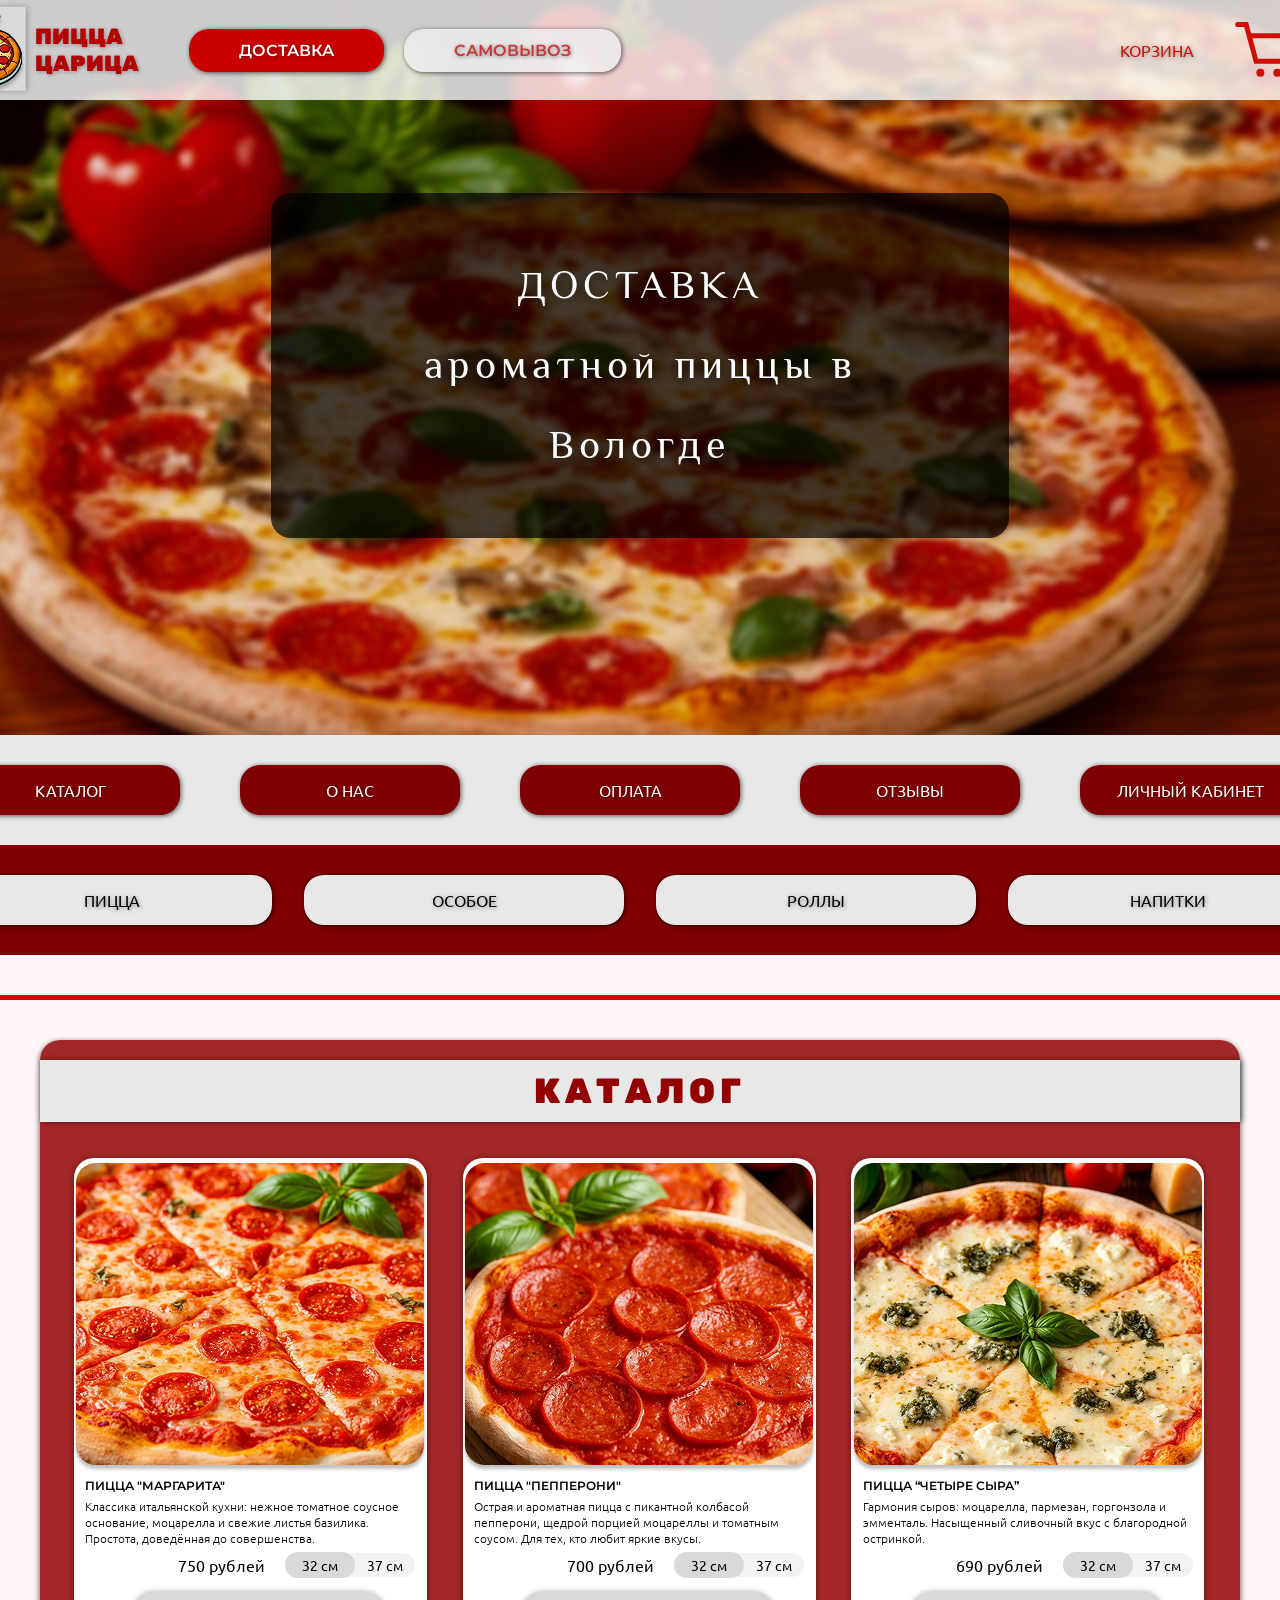
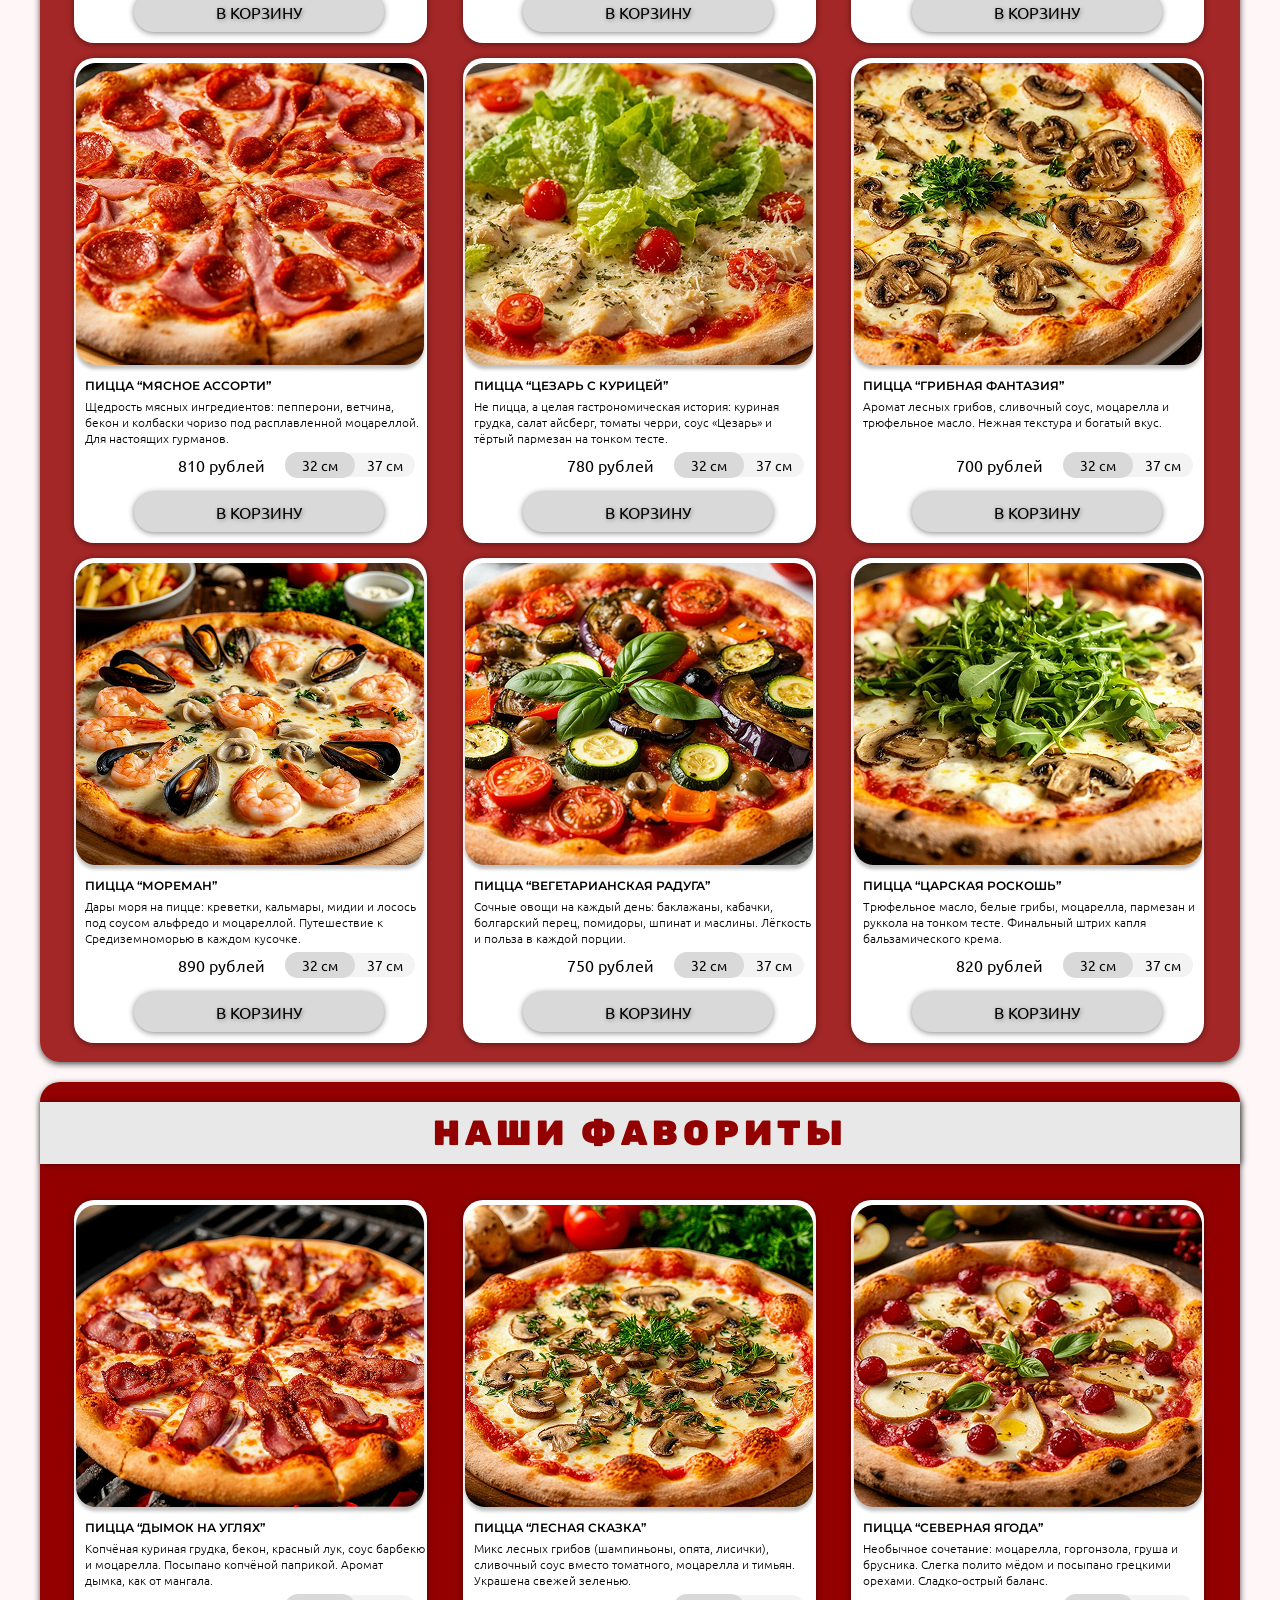
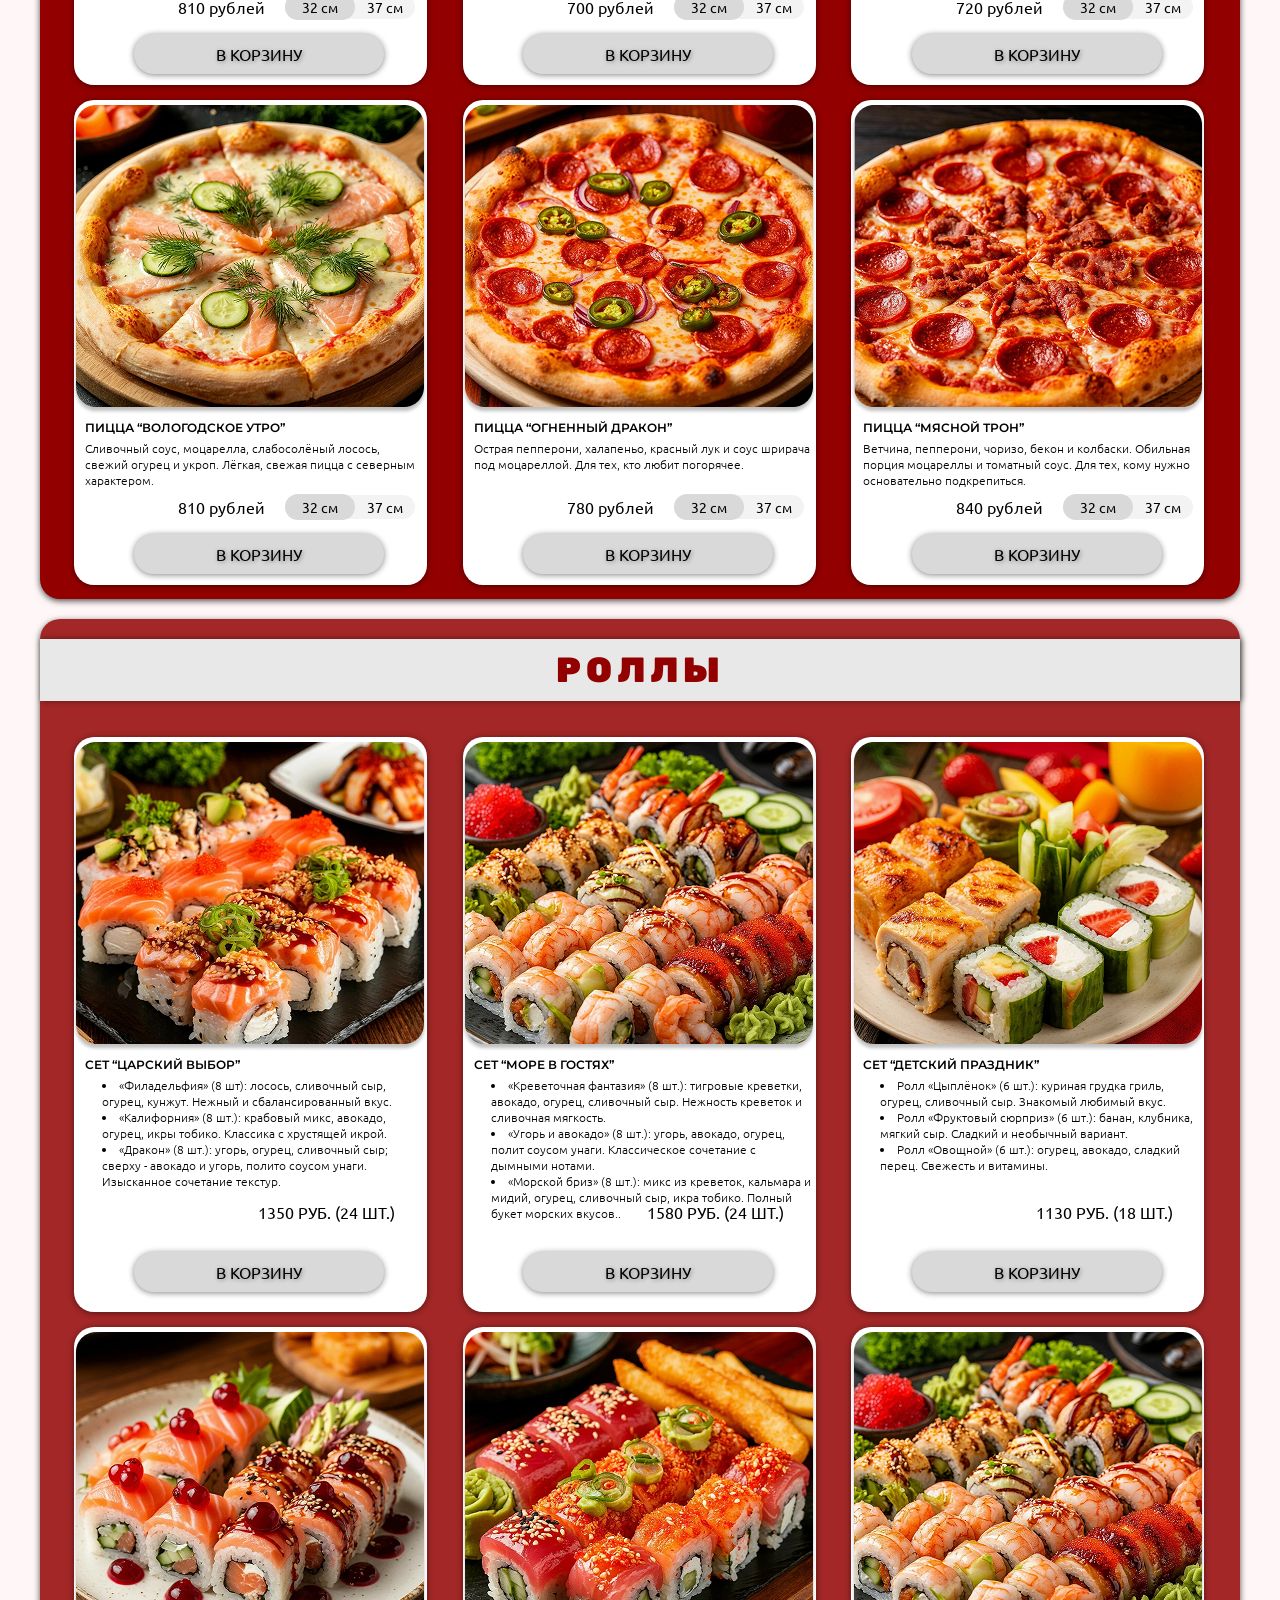
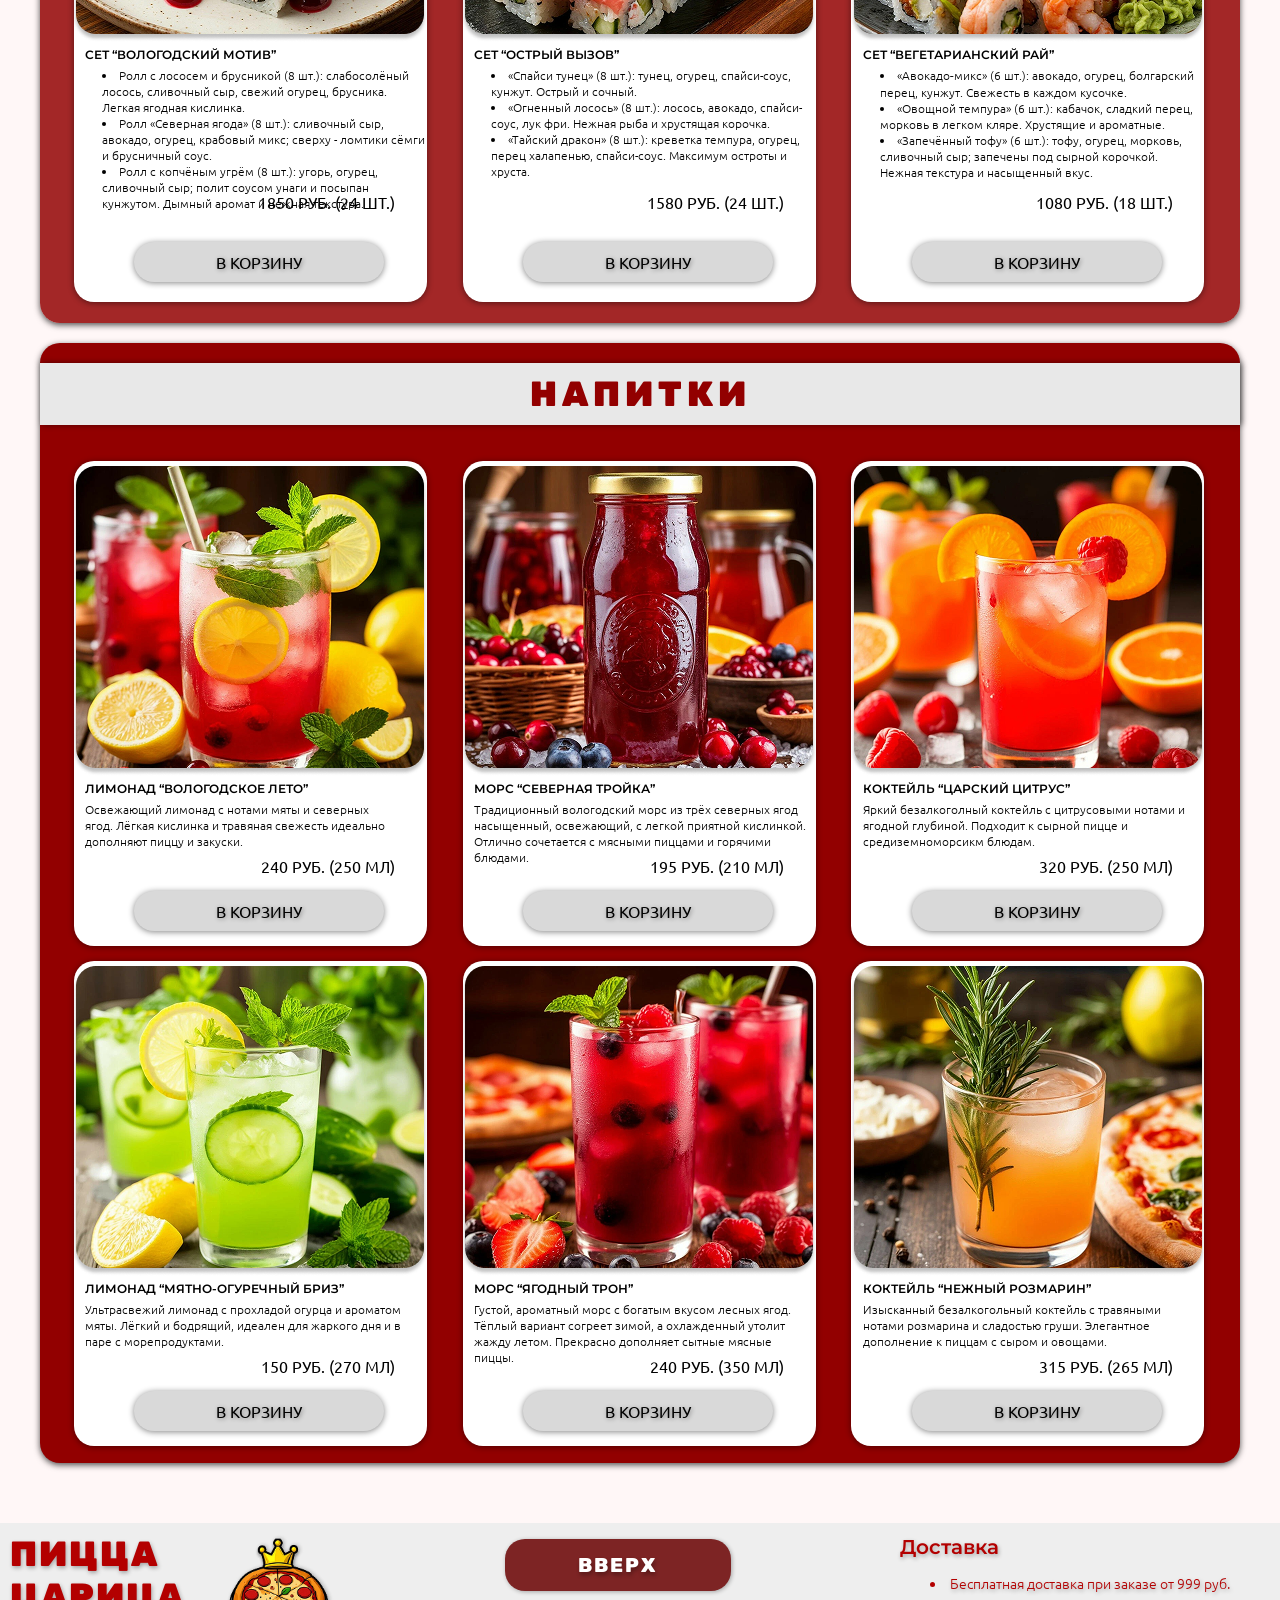
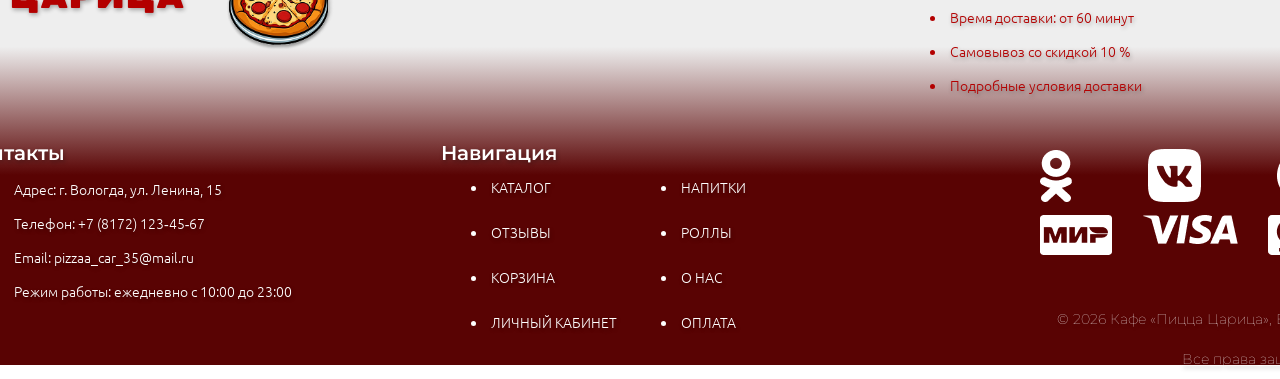
<file: index.html>
<!--Мухина Алина, исп-323-р-->
<!DOCTYPE html>
<html lang="ru">
<head>
    <meta charset="UTF-8">
    <meta name="viewport" content="width=device-width, initial-scale=1.0">
    <title>Пицца Царица</title>
    <link rel="stylesheet" href="./style.css">
    <link rel="icon" type="image/png" href="./images/logo.png">
</head>
<body>

    <button class="scroll-top-btn" id="scrollTopBtn" aria-label="Вверх">↑</button>

    <header>
        <div id="header_top">
            <div class="header_left">
                <a href="#" class="logo"><img src="./images/logo.png" alt="logo"></a>
                <div class="header_name">
                    <span>ПИЦЦА</span>
                    <span>ЦАРИЦА</span>
                </div>
                <div class="payment">
                        <a href="" class="payment_but" id="delivery">ДОСТАВКА</a>
                        <a href="" class="payment_but" id="self">САМОВЫВОЗ</a>
                </div>
            </div>
            <a href="" class="burger">
                <img src="./images/burg.png">
            </a>
            <a href="./third_page/basket.html" class="basket">
                    <span>КОРЗИНА</span>
                    <img src="images/basket_card.svg">
            </a>
        </div>
        <div class="header_down">
            <div class="text_block">
                <span>ДОСТАВКА</span>
                <span>ароматной пиццы в </span>
                <span>Вологде</span>    
            </div>
        </div>
    </header>
    
    <main>
        <div class="nav_header">
            <a href="#catalog_pizza" class="nav_but">КАТАЛОГ</a>
            <a href="./second_page/info.html#about" class="nav_but">О НАС</a>
            <a href="./second_page/info.html#pay" class="nav_but">ОПЛАТА</a>
            <a href="./second_page/info.html#comments" class="nav_but" id="swipe">ОТЗЫВЫ</a>
            <a href="./four_page/cabinet.html" class="nav_but" id="swipe">ЛИЧНЫЙ КАБИНЕТ</a>
        </div>
        <div class="nav_catalog">
            <a href="#catalog_pizza" class="nav_but">ПИЦЦА</a>
            <a href="#favorite_pizza" class="nav_but">ОСОБОЕ</a>
            <a href="#rolls" class="nav_but">РОЛЛЫ</a>
            <a href="#drinks" class="nav_but">НАПИТКИ</a>
        </div>

        <div class="stick"></div>

        <section>

            <div class="block" id="catalog_pizza">
                <div class="block_name">
                    КАТАЛОГ
                </div>
                <div class="cards">
                        <div class="item">
                            <img src="./images/first_block/margo.png" alt="margarita">
                            <div class="item_text">
                                <div class="item_name">ПИЦЦА "МАРГАРИТА"</div>
                                <div class="item_describtion">
                                    Классика итальянской кухни: нежное томатное соусное основание, моцарелла и свежие листья базилика. Простота, доведённая до совершенства.
                                </div>
                                <div class="item_price">
                                    <span class="price">750 рублей</span>
                                    <div class="size">
                                        <div class="size_item" id="size_32">32 см</div>
                                        <div class="size_item" id="size_37">37 см</div>
                                    </div>
                                </div>
                                <a href="" class="in_bask">
                                    В КОРЗИНУ
                                </a>
                            </div>
                        </div>

                        <div class="item">
                            <img src="./images/first_block/pepe.png" alt="peperony">
                            <div class="item_text">
                                <div class="item_name">ПИЦЦА "ПЕППЕРОНИ"</div>
                                <div class="item_describtion">
                                    Острая и ароматная пицца с пикантной колбасой пепперони, щедрой порцией моцареллы и томатным соусом. Для тех, кто любит яркие вкусы.    
                                </div>
                                <div class="item_price">
                                    <span class="price">700 рублей</span>
                                    <div class="size">
                                        <div class="size_item" id="size_32">32 см</div>
                                        <div class="size_item" id="size_37">37 см</div>
                                    </div>
                                </div>
                                <a href="" class="in_bask">
                                    В КОРЗИНУ
                                </a>
                            </div>
                        </div>

                        <div class="item">
                            <img src="./images/first_block/cheese.png" alt="four">
                            <div class="item_text">
                                <div class="item_name">ПИЦЦА  “ЧЕТЫРЕ СЫРА”</div>
                                <div class="item_describtion">
                                    Гармония сыров: моцарелла, пармезан, горгонзола и эмменталь. Насыщенный сливочный вкус с благородной остринкой.
                                </div>
                                <div class="item_price">
                                    <span class="price">690 рублей</span>
                                    <div class="size">
                                        <div class="size_item" id="size_32">32 см</div>
                                        <div class="size_item" id="size_37">37 см</div>
                                    </div>
                                </div>
                                <a href="" class="in_bask">
                                    В КОРЗИНУ
                                </a>
                            </div>
                        </div>


                        <div class="item">
                            <img src="./images/first_block/meat.png" alt="margarita">
                            <div class="item_text">
                                <div class="item_name">ПИЦЦА  “МЯСНОЕ АССОРТИ”</div>
                                <div class="item_describtion">
                                    Щедрость мясных ингредиентов: пепперони, ветчина, бекон и колбаски чоризо под расплавленной моцареллой. Для настоящих гурманов.    
                                </div>
                                <div class="item_price">
                                    <span class="price">810 рублей</span>
                                    <div class="size">
                                        <div class="size_item" id="size_32">32 см</div>
                                        <div class="size_item" id="size_37">37 см</div>
                                    </div>
                                </div>
                                <a href="" class="in_bask">
                                    В КОРЗИНУ
                                </a>
                            </div>
                        </div>

                        <div class="item">
                            <img src="./images/first_block/cesar.png" alt="peperony">
                            <div class="item_text">
                                <div class="item_name">ПИЦЦА  “ЦЕЗАРЬ С КУРИЦЕЙ”</div>
                                <div class="item_describtion">
                                    Не пицца, а целая гастрономическая история: куриная грудка, салат айсберг, томаты черри, соус «Цезарь» и тёртый пармезан на тонком тесте.    
                                </div>
                                <div class="item_price">
                                    <span class="price">780 рублей</span>
                                    <div class="size">
                                        <div class="size_item" id="size_32">32 см</div>
                                        <div class="size_item" id="size_37">37 см</div>
                                    </div>
                                </div>
                                <a href="" class="in_bask">
                                    В КОРЗИНУ
                                </a>
                            </div>
                        </div>

                        <div class="item">
                            <img src="./images/first_block/mushroom.png" alt="mushroom">
                            <div class="item_text">
                                <div class="item_name">ПИЦЦА  “ГРИБНАЯ ФАНТАЗИЯ”</div>
                                <div class="item_describtion">
                                    Аромат лесных грибов, сливочный соус, моцарелла и трюфельное масло. Нежная текстура и богатый вкус.    
                                </div>
                                <div class="item_price">
                                    <span class="price">700 рублей</span>
                                    <div class="size">
                                        <div class="size_item" id="size_32">32 см</div>
                                        <div class="size_item" id="size_37">37 см</div>
                                    </div>
                                </div>
                                <a href="" class="in_bask">
                                    В КОРЗИНУ
                                </a>
                            </div>
                        </div>

                        <div class="item">
                            <img src="./images/first_block/fish.png" alt="margarita">
                            <div class="item_text">
                                <div class="item_name">ПИЦЦА  “МОРЕМАН”</div>
                                <div class="item_describtion">
                                    Дары моря на пицце: креветки, кальмары, мидии и лосось под соусом альфредо и моцареллой. Путешествие к Средиземноморью в каждом кусочке.                                </div>
                                <div class="item_price">
                                    <span class="price">890 рублей</span>
                                    <div class="size">
                                        <div class="size_item" id="size_32">32 см</div>
                                        <div class="size_item" id="size_37">37 см</div>
                                    </div>
                                </div>
                                <a href="" class="in_bask">
                                    В КОРЗИНУ
                                </a>
                            </div>
                        </div>

                        <div class="item">
                            <img src="./images/first_block/vegan.png" alt="peperony">
                            <div class="item_text">
                                <div class="item_name">ПИЦЦА  “ВЕГЕТАРИАНСКАЯ РАДУГА”</div>
                                <div class="item_describtion">
                                    Сочные овощи на каждый день: баклажаны, кабачки, болгарский перец, помидоры, шпинат и маслины. Лёгкость и польза в каждой порции.    
                                </div>
                                <div class="item_price">
                                    <span class="price">750 рублей</span>
                                    <div class="size">
                                        <div class="size_item" id="size_32">32 см</div>
                                        <div class="size_item" id="size_37">37 см</div>
                                    </div>
                                </div>
                                <a href="" class="in_bask">
                                    В КОРЗИНУ
                                </a>
                            </div>
                        </div>

                        <div class="item">
                            <img src="./images/first_block/carr.png" alt="mushroom">
                            <div class="item_text">
                                <div class="item_name">ПИЦЦА  “ЦАРСКАЯ РОСКОШЬ”</div>
                                <div class="item_describtion">
                                    Трюфельное масло, белые грибы, моцарелла, пармезан и руккола на тонком тесте. Финальный штрих капля бальзамического крема. 
                                </div>
                                <div class="item_price">
                                    <span class="price">820 рублей</span>
                                    <div class="size">
                                        <div class="size_item" id="size_32">32 см</div>
                                        <div class="size_item" id="size_37">37 см</div>
                                    </div>
                                </div>
                                <a href="" class="in_bask">
                                    В КОРЗИНУ
                                </a>
                            </div>
                        </div>
                </div>
            </div>


            <div class="block" id="favorite_pizza">
                <div class="block_name">
                    НАШИ ФАВОРИТЫ
                </div>
                <div class="cards">
                        <div class="item">
                            <img src="./images/second_block/smoke.png">
                            <div class="item_text">
                                <div class="item_name">ПИЦЦА  “ДЫМОК НА УГЛЯХ”</div>
                                <div class="item_describtion">
                                    Копчёная куриная грудка, бекон, красный лук, соус барбекю и моцарелла. Посыпано копчёной паприкой. Аромат дымка, как от мангала.
                                </div>
                                <div class="item_price">
                                    <span class="price">810 рублей</span>
                                    <div class="size">
                                        <div class="size_item" id="size_32">32 см</div>
                                        <div class="size_item" id="size_37">37 см</div>
                                    </div>
                                </div>
                                <a href="" class="in_bask">
                                    В КОРЗИНУ
                                </a>
                            </div>
                        </div>

                        <div class="item">
                            <img src="./images/second_block/forest.png" alt="peperony">
                            <div class="item_text">
                                <div class="item_name">ПИЦЦА  “ЛЕСНАЯ СКАЗКА”</div>
                                <div class="item_describtion">
                                    Микс лесных грибов (шампиньоны, опята, лисички), сливочный соус вместо томатного, моцарелла и тимьян. Украшена свежей зеленью.
                                </div>
                                <div class="item_price">
                                    <span class="price">700 рублей</span>
                                    <div class="size">
                                        <div class="size_item" id="size_32">32 см</div>
                                        <div class="size_item" id="size_37">37 см</div>
                                    </div>
                                </div>
                                <a href="" class="in_bask">
                                    В КОРЗИНУ
                                </a>
                            </div>
                        </div>

                        <div class="item">
                            <img src="./images/second_block/berry.png" alt="four">
                            <div class="item_text">
                                <div class="item_name">ПИЦЦА  “СЕВЕРНАЯ ЯГОДА”</div>
                                <div class="item_describtion">
                                    Необычное сочетание: моцарелла, горгонзола, груша и брусника. Слегка полито мёдом и посыпано грецкими орехами. Сладко‑острый баланс.
                                </div>
                                <div class="item_price">
                                    <span class="price">720 рублей</span>
                                    <div class="size">
                                        <div class="size_item" id="size_32">32 см</div>
                                        <div class="size_item" id="size_37">37 см</div>
                                    </div>
                                </div>
                                <a href="" class="in_bask">
                                    В КОРЗИНУ
                                </a>
                            </div>
                        </div>


                        <div class="item">
                            <img src="./images/second_block/vologda.png" alt="margarita">
                            <div class="item_text">
                                <div class="item_name">ПИЦЦА  “ВОЛОГОДСКОЕ УТРО”</div>
                                <div class="item_describtion">
                                    Сливочный соус, моцарелла, слабосолёный лосось, свежий огурец и укроп. Лёгкая, свежая пицца с северным характером.
                                </div>
                                <div class="item_price">
                                    <span class="price">810 рублей</span>
                                    <div class="size">
                                        <div class="size_item" id="size_32">32 см</div>
                                        <div class="size_item" id="size_37">37 см</div>
                                    </div>
                                </div>
                                <a href="" class="in_bask">
                                    В КОРЗИНУ
                                </a>
                            </div>
                        </div>

                        <div class="item">
                            <img src="./images/second_block/dracon.png" alt="peperony">
                            <div class="item_text">
                                <div class="item_name">ПИЦЦА  “ОГНЕННЫЙ ДРАКОН”</div>
                                <div class="item_describtion">
                                    Острая пепперони, халапеньо, красный лук и соус шрирача под моцареллой. Для тех, кто любит погорячее.
                                </div>
                                <div class="item_price">
                                    <span class="price">780 рублей</span>
                                    <div class="size">
                                        <div class="size_item" id="size_32">32 см</div>
                                        <div class="size_item" id="size_37">37 см</div>
                                    </div>
                                </div>
                                <a href="" class="in_bask">
                                    В КОРЗИНУ
                                </a>
                            </div>
                        </div>

                        <div class="item">
                            <img src="./images/second_block/tron.png" alt="mushroom">
                            <div class="item_text">
                                <div class="item_name">ПИЦЦА  “МЯСНОЙ ТРОН”</div>
                                <div class="item_describtion">
                                    Ветчина, пепперони, чоризо, бекон и колбаски. Обильная порция моцареллы и томатный соус. Для тех, кому нужно основательно подкрепиться.
                                </div>
                                <div class="item_price">
                                    <span class="price">840 рублей</span>
                                    <div class="size">
                                        <div class="size_item" id="size_32">32 см</div>
                                        <div class="size_item" id="size_37">37 см</div>
                                    </div>
                                </div>
                                <a href="" class="in_bask">
                                    В КОРЗИНУ
                                </a>
                            </div>
                        </div>
                </div>
            </div>

            <div class="block" id="rolls">
                <div class="block_name">
                    РОЛЛЫ
                </div>
                <div class="cards">
                        <div class="item">
                            <img src="./images/thrid_block/queen.png">
                            <div class="item_text">
                                <div class="item_name">СЕТ “ЦАРСКИЙ ВЫБОР”</div>
                                <div class="item_describtion">
                                    <ul>
                                        <li>«Филадельфия» (8 шт): лосось, сливочный сыр, огурец, кунжут. Нежный и сбалансированный вкус.</li>
                                        <li>«Калифорния» (8 шт.): крабовый микс, авокадо, огурец, икры тобико. Классика с хрустящей икрой.</li>
                                        <li>«Дракон» (8 шт.): угорь, огурец, сливочный сыр; сверху - авокадо и угорь, полито соусом унаги. Изысканное сочетание текстур.</li>
                                    </ul>
                                </div>
                                <div class="item_price">
                                    <span class="price">1350 РУБ. (24 ШТ.)</span>
                                </div>
                                <a href="" class="in_bask">
                                    В КОРЗИНУ
                                </a>
                            </div>
                        </div>

                        <div class="item">
                            <img src="./images/thrid_block/sea_neigh.png" alt="peperony">
                            <div class="item_text">
                                <div class="item_name">СЕТ “МОРЕ В ГОСТЯХ”</div>
                                <div class="item_describtion">
                                    <ul>
                                        <li>«Креветочная фантазия» (8 шт.):  тигровые креветки, авокадо, огурец, сливочный сыр. Нежность креветок и сливочная мягкость.</li>
                                        <li>«Угорь и авокадо» (8 шт.): угорь, авокадо, огурец, полит соусом унаги. Классическое сочетание с дымными нотами.</li>
                                        <li>«Морской бриз» (8 шт.): микс из креветок, кальмара и мидий, огурец, сливочный сыр, икра тобико. Полный букет морских вкусов..</li>
                                    </ul>
                                </div>
                                <div class="item_price">
                                    <span class="price">1580 РУБ. (24 ШТ.)</span>
                                </div>
                                <a href="" class="in_bask">
                                    В КОРЗИНУ
                                </a>
                            </div>
                        </div>

                        <div class="item">
                            <img src="./images/thrid_block/child.png" alt="DETSKY PRAZDNIK">
                            <div class="item_text">
                                <div class="item_name">СЕТ “ДЕТСКИЙ ПРАЗДНИК”</div>
                                <div class="item_describtion">
                                    <ul>
                                        <li>Ролл «Цыплёнок» (6 шт.): куриная грудка гриль, огурец, сливочный сыр. Знакомый  любимый вкус.</li>
                                        <li>Ролл «Фруктовый сюрприз» (6 шт.): банан, клубника, мягкий сыр. Сладкий и необычный вариант.</li>
                                        <li>Ролл «Овощной» (6 шт.): огурец, авокадо, сладкий перец. Свежесть и витамины.</li>
                                    </ul>
                                </div>
                                <div class="item_price">
                                    <span class="price">1130 РУБ. (18 ШТ.)</span>
                                </div>
                                <a href="" class="in_bask">
                                    В КОРЗИНУ
                                </a>
                            </div>
                        </div>

                        <div class="item">
                            <img src="./images/thrid_block/vologda_roll.png" alt="peperony">
                            <div class="item_text">
                                <div class="item_name">СЕТ “ВОЛОГОДСКИЙ МОТИВ”</div>
                                <div class="item_describtion">
                                    <ul>
                                        <li>Ролл с лососем и брусникой (8 шт.): слабосолёный лосось, сливочный сыр, свежий огурец, брусника. Легкая ягодная кислинка.</li>
                                        <li>Ролл «Северная ягода» (8 шт.): сливочный сыр, авокадо, огурец, крабовый микс; сверху - ломтики сёмги и брусничный соус.</li>
                                        <li>Ролл с копчёным угрём (8 шт.): угорь, огурец, сливочный сыр; полит соусом унаги и посыпан кунжутом. Дымный аромат и нежная текстура.</li>
                                    </ul>
                                </div>
                                <div class="item_price">
                                    <span class="price">1850 РУБ. (24 ШТ.)</span>
                                </div>
                                <a href="" class="in_bask">
                                    В КОРЗИНУ
                                </a>
                            </div>
                        </div>

                        <div class="item">
                            <img src="./images/thrid_block/hit.png" alt="hit">
                            <div class="item_text">
                                <div class="item_name">СЕТ “ОСТРЫЙ ВЫЗОВ”</div>
                                <div class="item_describtion">
                                    <ul>
                                        <li>«Спайси тунец» (8 шт.): тунец, огурец, спайси-соус, кунжут. Острый и сочный.</li>
                                        <li>«Огненный лосось» (8 шт.): лосось, авокадо, спайси-соус, лук фри. Нежная рыба и хрустящая корочка.</li>
                                        <li>«Тайский дракон» (8 шт.): креветка темпура, огурец, перец халапенью, спайси-соус. Максимум остроты и хруста.</li>
                                    </ul>
                                </div>
                                <div class="item_price">
                                    <span class="price">1580 РУБ. (24 ШТ.)</span>
                                </div>
                                <a href="" class="in_bask">
                                    В КОРЗИНУ
                                </a>
                            </div>
                        </div>

                        <div class="item">
                            <img src="./images/thrid_block/sea_neigh.png" alt="peperony">
                            <div class="item_text">
                                <div class="item_name">СЕТ “ВЕГЕТАРИАНСКИЙ РАЙ”</div>
                                <div class="item_describtion">
                                    <ul>
                                        <li>«Авокадо‑микс» (6 шт.): авокадо, огурец, болгарский перец, кунжут. Свежесть в каждом кусочке.</li>
                                        <li>«Овощной темпура» (6 шт.): кабачок, сладкий перец, морковь в легком кляре. Хрустящие и ароматные.</li>
                                        <li>«Запечённый тофу» (6 шт.): тофу, огурец, морковь, сливочный сыр; запечены под сырной корочкой. Нежная текстура и насыщенный вкус.</li>
                                    </ul>
                                </div>
                                <div class="item_price">
                                    <span class="price">1080 РУБ. (18 ШТ.)</span>
                                </div>
                                <a href="" class="in_bask">
                                    В КОРЗИНУ
                                </a>
                            </div>
                        </div>
                </div>
            </div>

            <div class="block" id="drinks">
                <div class="block_name">
                   НАПИТКИ
                </div>
                <div class="cards">
                        <div class="item">
                            <img src="./images/fourth_block/summer.png">
                            <div class="item_text">
                                <div class="item_name">ЛИМОНАД “ВОЛОГОДСКОЕ ЛЕТО”</div>
                                <div class="item_describtion">
                                    Освежающий лимонад с нотами мяты и северных ягод. Лёгкая кислинка и травяная свежесть идеально дополняют пиццу и закуски.
                                </div>
                                <div class="item_price">
                                    <span class="price">240 РУБ. (250 МЛ)</span>
                                </div>
                                <a href="" class="in_bask">
                                    В КОРЗИНУ
                                </a>
                            </div>
                        </div>

                        <div class="item">
                            <img src="./images/fourth_block/north.png" alt="peperony">
                            <div class="item_text">
                                <div class="item_name">МОРС “СЕВЕРНАЯ ТРОЙКА”</div>
                                <div class="item_describtion">
                                    Традиционный вологодский морс из трёх северных ягод насыщенный, освежающий, с легкой приятной кислинкой. Отлично сочетается с мясными пиццами и горячими блюдами.
                                </div>
                                <div class="item_price">
                                    <span class="price">195 РУБ. (210 МЛ)</span>
                                </div>
                                <a href="" class="in_bask">
                                    В КОРЗИНУ
                                </a>
                            </div>
                        </div>

                        <div class="item">
                            <img src="./images/fourth_block/citrus.png" alt="DETSKY PRAZDNIK">
                            <div class="item_text">
                                <div class="item_name">КОКТЕЙЛЬ “ЦАРСКИЙ ЦИТРУС”</div>
                                <div class="item_describtion">
                                    Яркий безалкоголный коктейль с цитрусовыми нотами и ягодной глубиной. Подходит к сырной пицце и средиземноморсикм блюдам.
                                </div>
                                <div class="item_price">
                                    <span class="price">320 РУБ. (250 МЛ)</span>
                                </div>
                                <a href="" class="in_bask">
                                    В КОРЗИНУ
                                </a>
                            </div>
                        </div>

                        <div class="item">
                            <img src="./images/fourth_block/cucumber.png" alt="peperony">
                            <div class="item_text">
                                <div class="item_name">ЛИМОНАД “МЯТНО-ОГУРЕЧНЫЙ БРИЗ”</div>
                                <div class="item_describtion">
                                    Ультрасвежий лимонад с прохладой огурца и ароматом мяты. Лёгкий и бодрящий, идеален для жаркого дня и в паре с морепродуктами.
                                </div>
                                <div class="item_price">
                                    <span class="price">150 РУБ. (270 МЛ)</span>
                                </div>
                                <a href="" class="in_bask">
                                    В КОРЗИНУ
                                </a>
                            </div>
                        </div>

                        <div class="item">
                            <img src="./images/fourth_block/tron_ber.png" alt="hit">
                            <div class="item_text">
                                <div class="item_name">МОРС “ЯГОДНЫЙ ТРОН”</div>
                                <div class="item_describtion">
                                    Густой, ароматный морс с богатым вкусом лесных ягод. Тёплый вариант согреет зимой, а охлажденный утолит жажду летом. Прекрасно дополняет сытные мясные пиццы.
                                </div>
                                <div class="item_price">
                                    <span class="price">240 РУБ. (350 МЛ)</span>
                                </div>
                                <a href="" class="in_bask">
                                    В КОРЗИНУ
                                </a>
                            </div>
                        </div>

                        <div class="item">
                            <img src="./images/fourth_block/rozmar.png" alt="peperony">
                            <div class="item_text">
                                <div class="item_name">КОКТЕЙЛЬ “НЕЖНЫЙ РОЗМАРИН”</div>
                                <div class="item_describtion">
                                    Изысканный безалкогольный коктейль с травяными нотами розмарина и сладостью груши. Элегантное дополнение к пиццам с сыром и овощами.
                                </div>
                                <div class="item_price">
                                    <span class="price">315 РУБ. (265 МЛ)</span>
                                </div>
                                <a href="" class="in_bask">
                                    В КОРЗИНУ
                                </a>
                            </div>
                        </div>
                </div>
            </div>
        </section>
    </main>
    <footer>
        <div class="footer_top">
            <div class="footer_logo">
                <div class="footer_name">
                    <span>ПИЦЦА</span> 
                    <span>ЦАРИЦА</span>
                </div>
                <a href="#">
                    <img src="./images/logo_foot.png" alt="glavnaya" class="main_page">
                </a>
            </div>

            <a href="" class="top">
                ВВЕРХ
            </a>

            <div class="list"  id="delivery_list">
                <span class="name_list">Доставка</span>
                <ul>
                    <li>Бесплатная доставка при заказе от 999 руб.</li>
                    <li>Время доставки: от 60 минут</li>
                    <li>Самовывоз со скидкой 10 %</li>
                    <li>Подробные условия доставки</li>
                </ul>
            </div>
        </div>
        <div class="stick"></div>
        <div class="footer_down">
            <div class="list"  id="contacts_list">
                <span class="name_list">Контакты</span>
                <ul>
                    <li>Адрес: г. Вологда, ул. Ленина, 15</li>
                    <li>Телефон: +7 (8172) 123‑45‑67</li>
                    <li>Email: pizzaa_car_35@mail.ru </li>
                    <li>Режим работы: ежедневно с 10:00 до 23:00</li>
                </ul>
            </div>
            <div class="list" id="nav_list">
                <span class="name_list">Навигация</span>
                <ul>
                    <div class="left_list">
                        <li><a href="#catalog_pizza">КАТАЛОГ</a></li>
                        <li><a href="./second_page/info.html#comments">ОТЗЫВЫ</a></li>
                        <li><a href="./third_page/basket.html">КОРЗИНА</a></li>
                        <li><a href="./four_page/cabinet.html">ЛИЧНЫЙ КАБИНЕТ</a></li>
                    </div>
                    <div class="right_list">
                        <li><a href="#drinks">НАПИТКИ</a></li>
                        <li><a href="#rolls">РОЛЛЫ</a></li>
                        <li><a href="./second_page/info.html#about">О НАС</a></li>
                        <li><a href="./second_page/info.html#pay">ОПЛАТА</a></li>
                    </div>
                </ul>
            </div>
        
            <div class="links">
                <div id="links_vk">
                    <div class="images_string" >
                        <a href=""><img src="./images/links/odno.png" alt="" id="squire"></a>
                        <a href=""><img src="./images/links/vk.png" alt="" id="squire"></a>
                        <a href=""><img src="./images/links/tg.png" alt="" id="squire"></a>
                    </div>
                    <div class="images_string" >
                        <a href=""><img src="./images/links/world.png" alt=""></a>
                        <a href=""><img src="./images/links/visa.png" alt=""></a>
                        <a href=""><img src="./images/links/mastercard.png" alt=""></a>
                    </div>
                </div>
                <div class="copy">
                    © 2026 Кафе «Пицца Царица», Вологда. <a href="">Все права защищены.</a>
                </div>
            </div>
        </div>
    </footer>
   <script src="script.js" defer></script>
</body>
</html>
</file>
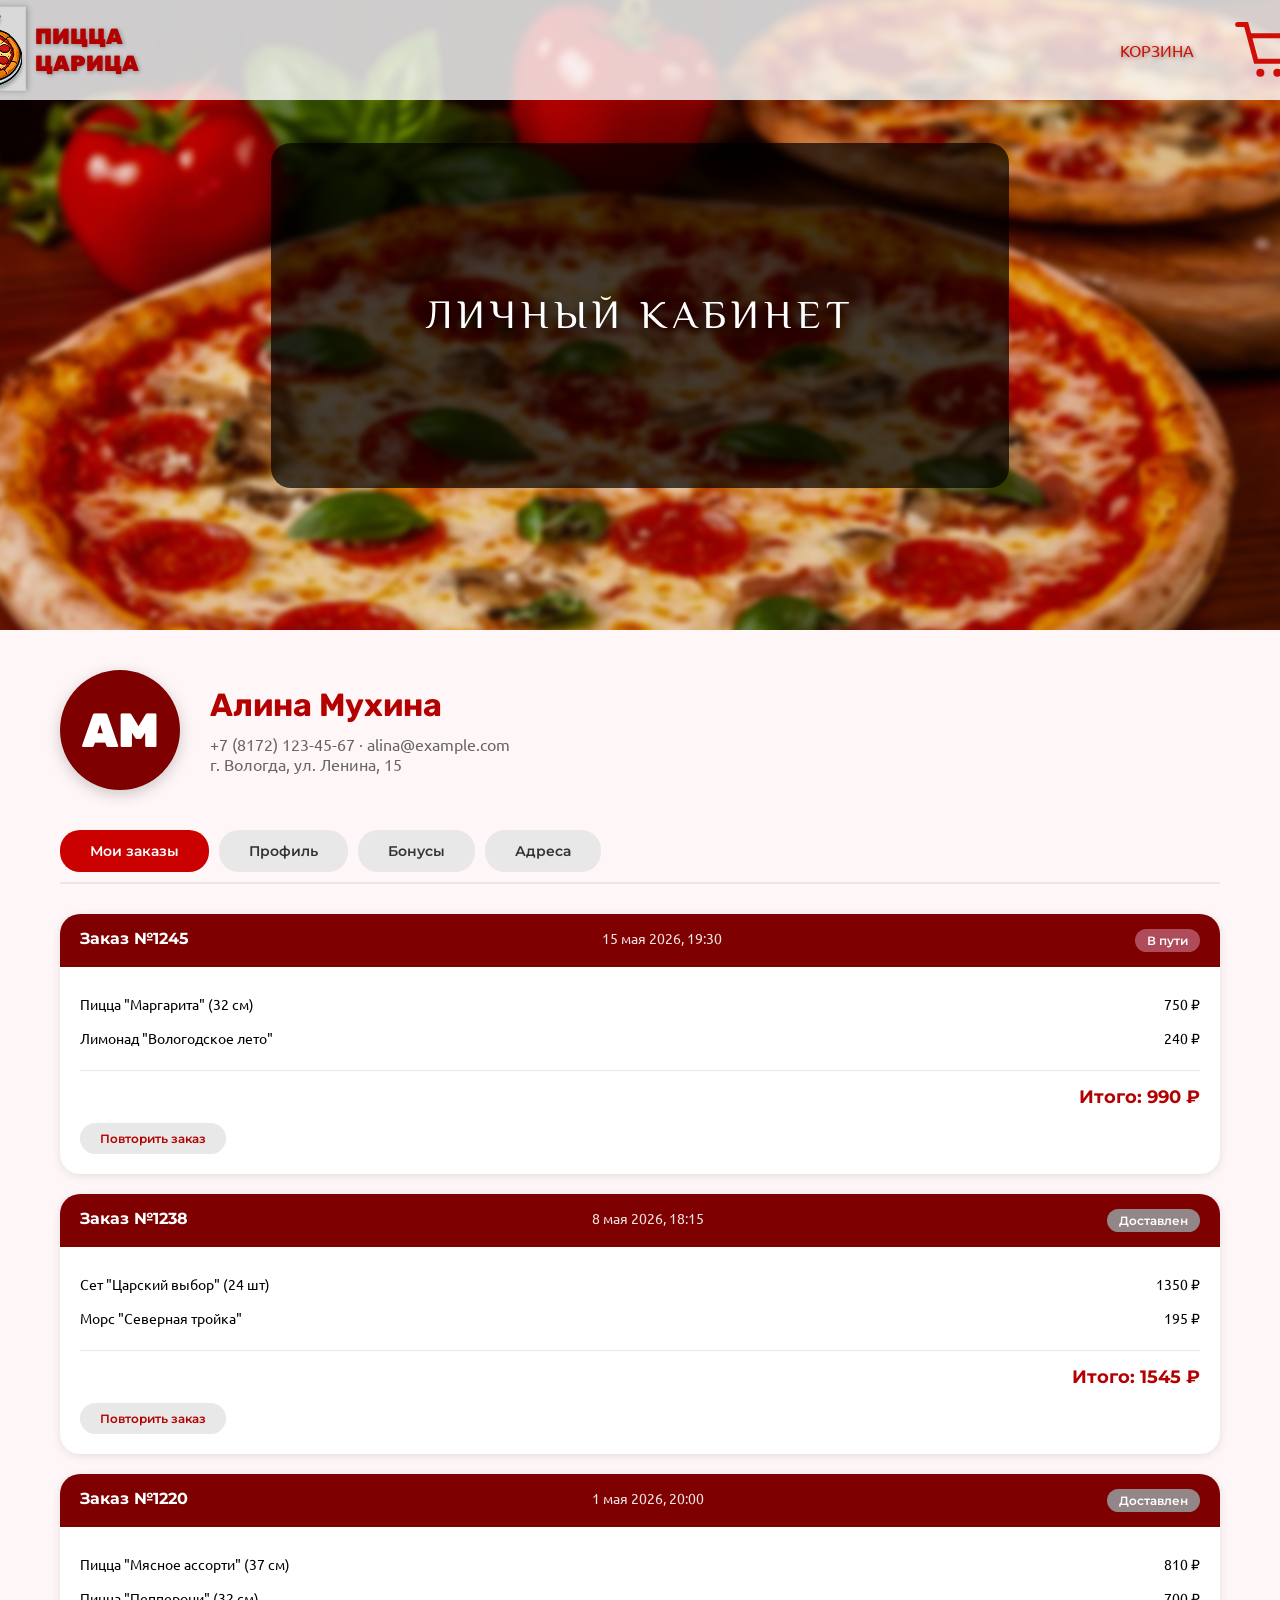
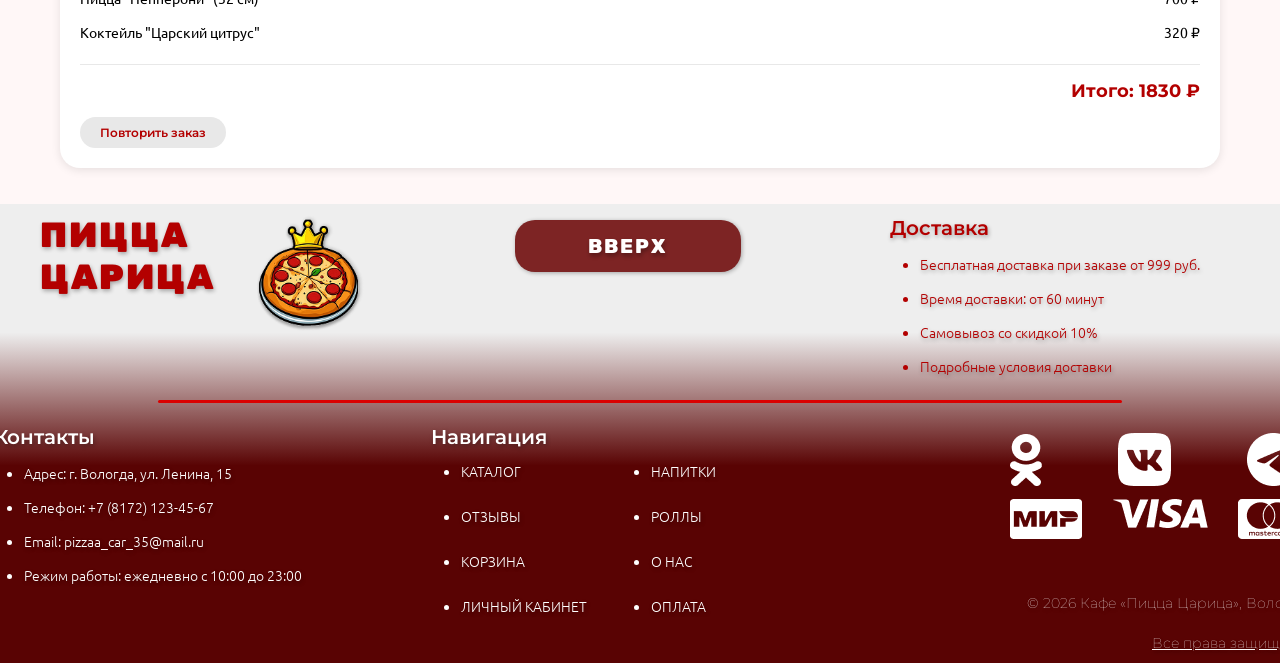
<file: four_page/cabinet.html>
<!--Мухина Алина, исп-323-р-->
<!DOCTYPE html>
<html lang="ru">
<head>
    <meta charset="UTF-8">
    <meta name="viewport" content="width=device-width, initial-scale=1.0">
    <title>Личный кабинет - Пицца Царица</title>
    <link rel="stylesheet" href="./style.css">
    <link rel="icon" type="image/png" href="./images/logo.png">
</head>
<body>

    <button class="scroll-top-btn" id="scrollTopBtn" aria-label="Вверх">↑</button>

    <header>
        <div id="header_top">
            <div class="header_left">
                <a href="../index.html" class="logo"><img src="./images/logo.png" alt="logo"></a>
                <div class="header_name">
                    <span>ПИЦЦА</span>
                    <span>ЦАРИЦА</span>
                </div>
            </div>
            <a href="../third_page/basket.html" class="basket">
                <span>КОРЗИНА</span>
                <img src="images/basket_card.svg" alt="basket">
            </a>
        </div>
        <div class="header_down">
            <div class="text_block">
                <span>ЛИЧНЫЙ КАБИНЕТ</span>   
            </div>
        </div>
    </header>

    <main>
        <div class="cabinet-container">
            <div class="cabinet-header">
                <div class="cabinet-avatar">
                    <span>АМ</span>
                </div>
                <div class="cabinet-title">
                    <h1>Алина Мухина</h1>
                    <p>+7 (8172) 123-45-67 · alina@example.com</p>
                    <p>г. Вологда, ул. Ленина, 15</p>
                </div>
            </div>

            <div class="cabinet-tabs">
                <button class="tab-btn active" data-tab="orders">Мои заказы</button>
                <button class="tab-btn" data-tab="profile">Профиль</button>
                <button class="tab-btn" data-tab="bonus">Бонусы</button>
                <button class="tab-btn" data-tab="addresses">Адреса</button>
            </div>

            <div id="orders" class="tab-content active">
                <div class="orders-list">
                    <div class="order-card">
                        <div class="order-header">
                            <span class="order-number">Заказ №1245</span>
                            <span class="order-date">15 мая 2026, 19:30</span>
                            <span class="order-status delivering">В пути</span>
                        </div>
                        <div class="order-body">
                            <div class="order-items">
                                <div class="order-item">
                                    <span>Пицца "Маргарита" (32 см)</span>
                                    <span>750 ₽</span>
                                </div>
                                <div class="order-item">
                                    <span>Лимонад "Вологодское лето"</span>
                                    <span>240 ₽</span>
                                </div>
                            </div>
                            <div class="order-total">Итого: 990 ₽</div>
                            <a href="#" class="repeat-order">Повторить заказ</a>
                        </div>
                    </div>

                    <div class="order-card">
                        <div class="order-header">
                            <span class="order-number">Заказ №1238</span>
                            <span class="order-date">8 мая 2026, 18:15</span>
                            <span class="order-status delivered">Доставлен</span>
                        </div>
                        <div class="order-body">
                            <div class="order-items">
                                <div class="order-item">
                                    <span>Сет "Царский выбор" (24 шт)</span>
                                    <span>1350 ₽</span>
                                </div>
                                <div class="order-item">
                                    <span>Морс "Северная тройка"</span>
                                    <span>195 ₽</span>
                                </div>
                            </div>
                            <div class="order-total">Итого: 1545 ₽</div>
                            <a href="#" class="repeat-order">Повторить заказ</a>
                        </div>
                    </div>

                    <div class="order-card">
                        <div class="order-header">
                            <span class="order-number">Заказ №1220</span>
                            <span class="order-date">1 мая 2026, 20:00</span>
                            <span class="order-status delivered">Доставлен</span>
                        </div>
                        <div class="order-body">
                            <div class="order-items">
                                <div class="order-item">
                                    <span>Пицца "Мясное ассорти" (37 см)</span>
                                    <span>810 ₽</span>
                                </div>
                                <div class="order-item">
                                    <span>Пицца "Пепперони" (32 см)</span>
                                    <span>700 ₽</span>
                                </div>
                                <div class="order-item">
                                    <span>Коктейль "Царский цитрус"</span>
                                    <span>320 ₽</span>
                                </div>
                            </div>
                            <div class="order-total">Итого: 1830 ₽</div>
                            <a href="#" class="repeat-order">Повторить заказ</a>
                        </div>
                    </div>
                </div>
            </div>

            <div id="profile" class="tab-content">
                <form class="profile-form">
                    <div class="form-row">
                        <div class="form-group">
                            <label>Имя</label>
                            <input type="text" value="Алина" placeholder="Ваше имя">
                        </div>
                        <div class="form-group">
                            <label>Фамилия</label>
                            <input type="text" value="Мухина" placeholder="Ваша фамилия">
                        </div>
                    </div>
                    <div class="form-row">
                        <div class="form-group">
                            <label>Телефон</label>
                            <input type="tel" value="+7 (8172) 123-45-67" placeholder="+7 (___) ___-__-__">
                        </div>
                        <div class="form-group">
                            <label>Email</label>
                            <input type="email" value="alina@example.com" placeholder="example@mail.ru">
                        </div>
                    </div>
                    <div class="form-row">
                        <div class="form-group">
                            <label>Дата рождения</label>
                            <input type="date" value="2000-01-01">
                        </div>
                    </div>
                    <div class="form-row">
                        <div class="form-group">
                            <label>Комментарий к заказу (по умолчанию)</label>
                            <textarea placeholder="Например: домофон 123, этаж 5"></textarea>
                        </div>
                    </div>
                    <button type="submit" class="save-btn">Сохранить изменения</button>
                </form>
            </div>

            <div id="bonus" class="tab-content">
                <div class="bonus-card">
                    <div class="bonus-title">Бонусная карта</div>
                    <div class="bonus-points">1 250 баллов</div>
                    <div class="bonus-text">1 балл = 1 рубль скидки</div>
                    <div class="bonus-text">Накопите 2 000 баллов — получите пиццу в подарок!</div>
                </div>
                <div class="bonus-history">
                    <h3>История начислений</h3>
                    <div class="history-item">
                        <span>Заказ №1245 от 15.05.2026</span>
                        <span class="history-points plus">+99 баллов</span>
                    </div>
                    <div class="history-item">
                        <span>Заказ №1238 от 08.05.2026</span>
                        <span class="history-points plus">+154 балла</span>
                    </div>
                    <div class="history-item">
                        <span>Заказ №1220 от 01.05.2026</span>
                        <span class="history-points plus">+183 балла</span>
                    </div>
                    <div class="history-item">
                        <span>Списание по заказу №1210</span>
                        <span class="history-points minus">-300 баллов</span>
                    </div>
                    <div class="history-item">
                        <span>Регистрация в программе лояльности</span>
                        <span class="history-points plus">+100 баллов</span>
                    </div>
                </div>
            </div>

            <div id="addresses" class="tab-content">
                <div class="addresses-list">
                    <div class="address-card">
                        <div class="address-info">
                            <div class="address-street">г. Вологда, ул. Ленина, 15</div>
                            <div class="address-details">кв. 42, домофон 42, этаж 5</div>
                        </div>
                        <div class="address-actions">
                            <span class="address-default">Основной</span>
                            <a href="#">Редактировать</a>
                            <a href="#">Удалить</a>
                        </div>
                    </div>
                    <div class="address-card">
                        <div class="address-info">
                            <div class="address-street">г. Вологда, ул. Пушкинская, 8</div>
                            <div class="address-details">офис 15, код домофона 123</div>
                        </div>
                        <div class="address-actions">
                            <a href="#">Сделать основным</a>
                            <a href="#">Редактировать</a>
                            <a href="#">Удалить</a>
                        </div>
                    </div>
                </div>
                <div class="add-address">
                    <a href="#" class="add-address-btn">+ Добавить новый адрес</a>
                </div>
            </div>
        </div>
    </main>

    <footer>
        <div class="footer_top">
            <div class="footer_logo">
                <div class="footer_name">
                    <span>ПИЦЦА</span> 
                    <span>ЦАРИЦА</span>
                </div>
                <a href="../index.html">
                    <img src="./images/logo_foot.png" alt="glavnaya" class="main_page">
                </a>
            </div>

            <a href="#" class="top">
                ВВЕРХ
            </a>

            <div class="list" id="delivery_list">
                <span class="name_list">Доставка</span>
                <ul>
                    <li>Бесплатная доставка при заказе от 999 руб.</li>
                    <li>Время доставки: от 60 минут</li>
                    <li>Самовывоз со скидкой 10%</li>
                    <li>Подробные условия доставки</li>
                </ul>
            </div>
        </div>
        <div class="stick"></div>
        <div class="footer_down">
            <div class="list" id="contacts_list">
                <span class="name_list">Контакты</span>
                <ul>
                    <li>Адрес: г. Вологда, ул. Ленина, 15</li>
                    <li>Телефон: +7 (8172) 123-45-67</li>
                    <li>Email: pizzaa_car_35@mail.ru</li>
                    <li>Режим работы: ежедневно с 10:00 до 23:00</li>
                </ul>
            </div>
            <div class="list" id="nav_list">
                <span class="name_list">Навигация</span>
                <ul>
                    <div class="left_list">
                        <li><a href="../index.html#catalog_pizza">КАТАЛОГ</a></li>
                        <li><a href="../second_page/info.html#comments">ОТЗЫВЫ</a></li>
                        <li><a href="../third_page/basket.html">КОРЗИНА</a></li>
                        <li><a href="../four_page/cabinet.html">ЛИЧНЫЙ КАБИНЕТ</a></li>
                    </div>
                    <div class="right_list">
                        <li><a href="../index.html#drinks">НАПИТКИ</a></li>
                        <li><a href="../index.html#rolls">РОЛЛЫ</a></li>
                        <li><a href="../second_page/info.html#about">О НАС</a></li>
                        <li><a href="../second_page/info.html#pay">ОПЛАТА</a></li>
                    </div>
                </ul>
            </div>
        
            <div class="links">
                <div id="links_vk">
                    <div class="images_string" >
                        <a href=""><img src="./images/links/odno.png" alt="" id="squire"></a>
                        <a href=""><img src="./images/links/vk.png" alt="" id="squire"></a>
                        <a href=""><img src="./images/links/tg.png" alt="" id="squire"></a>
                    </div>
                    <div class="images_string" >
                        <a href=""><img src="./images/links/world.png" alt=""></a>
                        <a href=""><img src="./images/links/visa.png" alt=""></a>
                        <a href=""><img src="./images/links/mastercard.png" alt=""></a>
                    </div>
                </div>
                <div class="copy">
                    © 2026 Кафе «Пицца Царица», Вологда. <a href="">Все права защищены.</a>
                </div>
            </div>
        </div>
    </footer>

    <script src="script.js"></script>
</body>
</html>
</file>
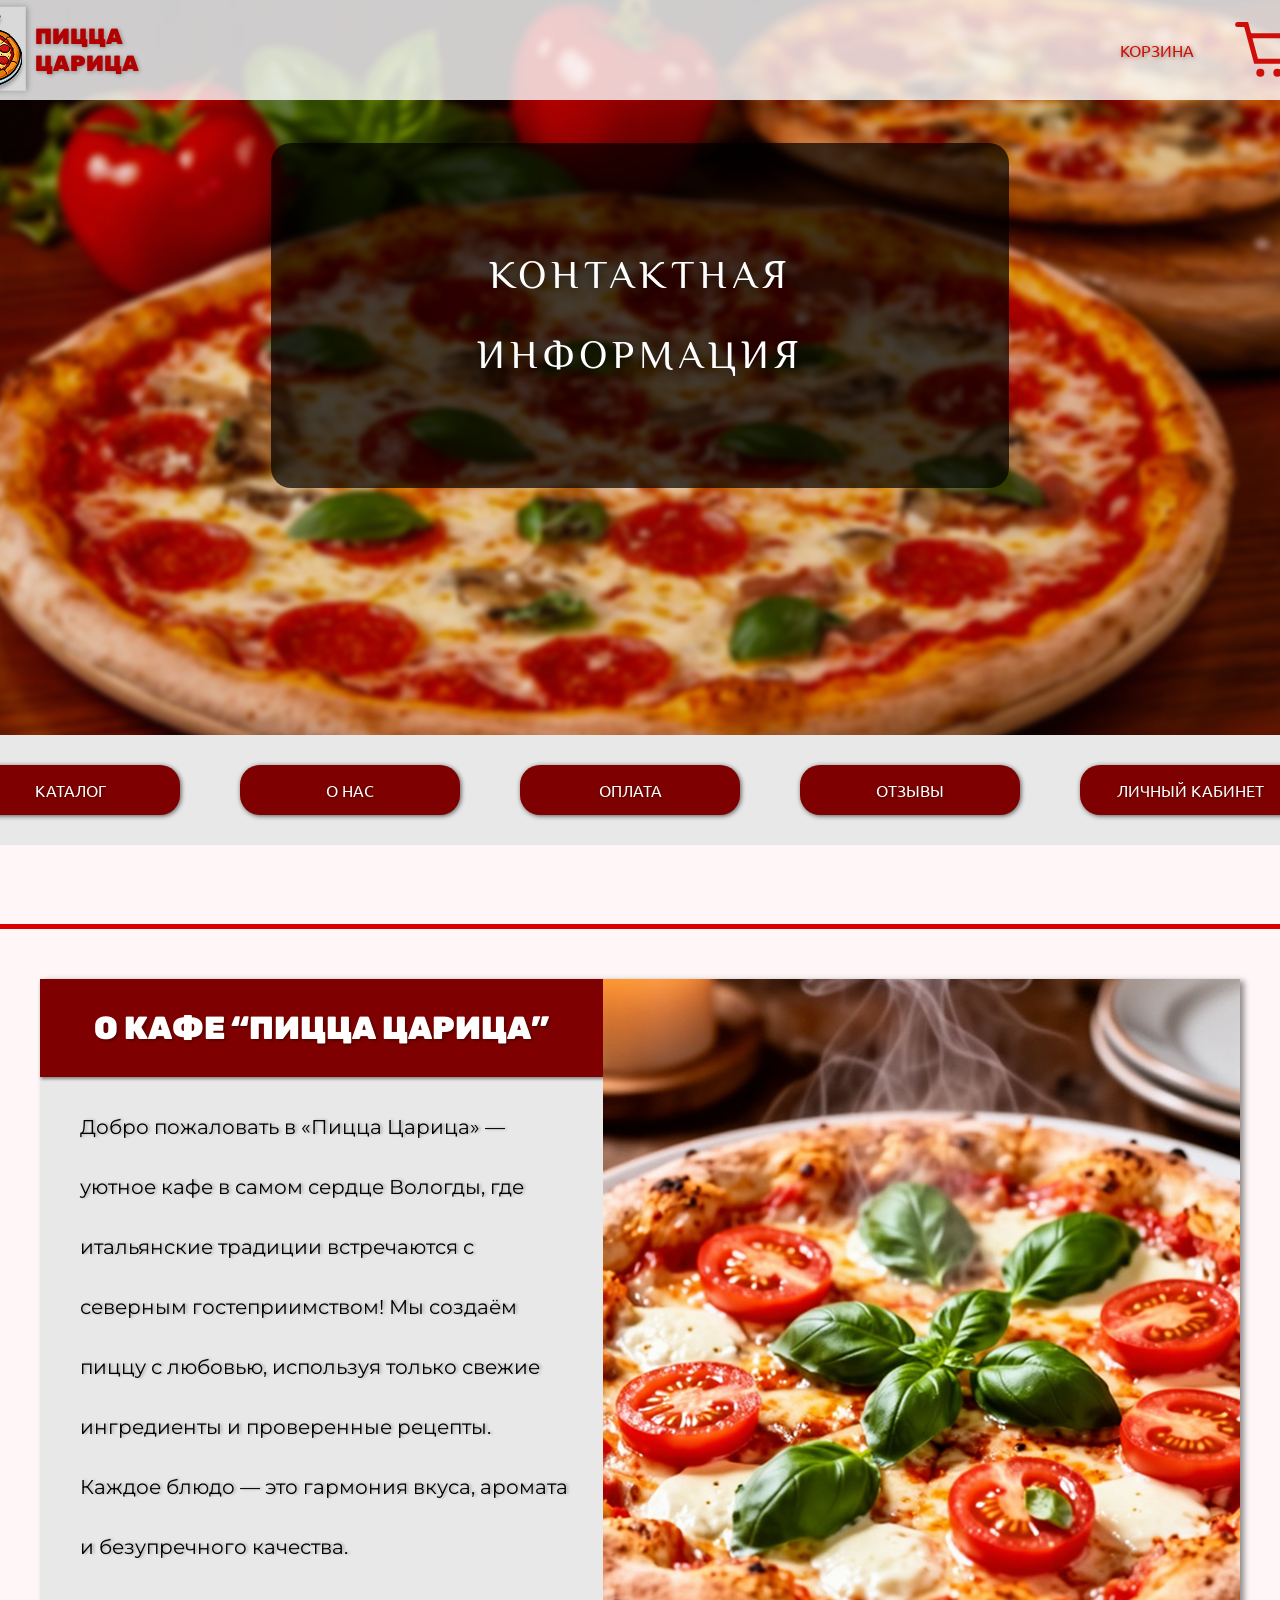
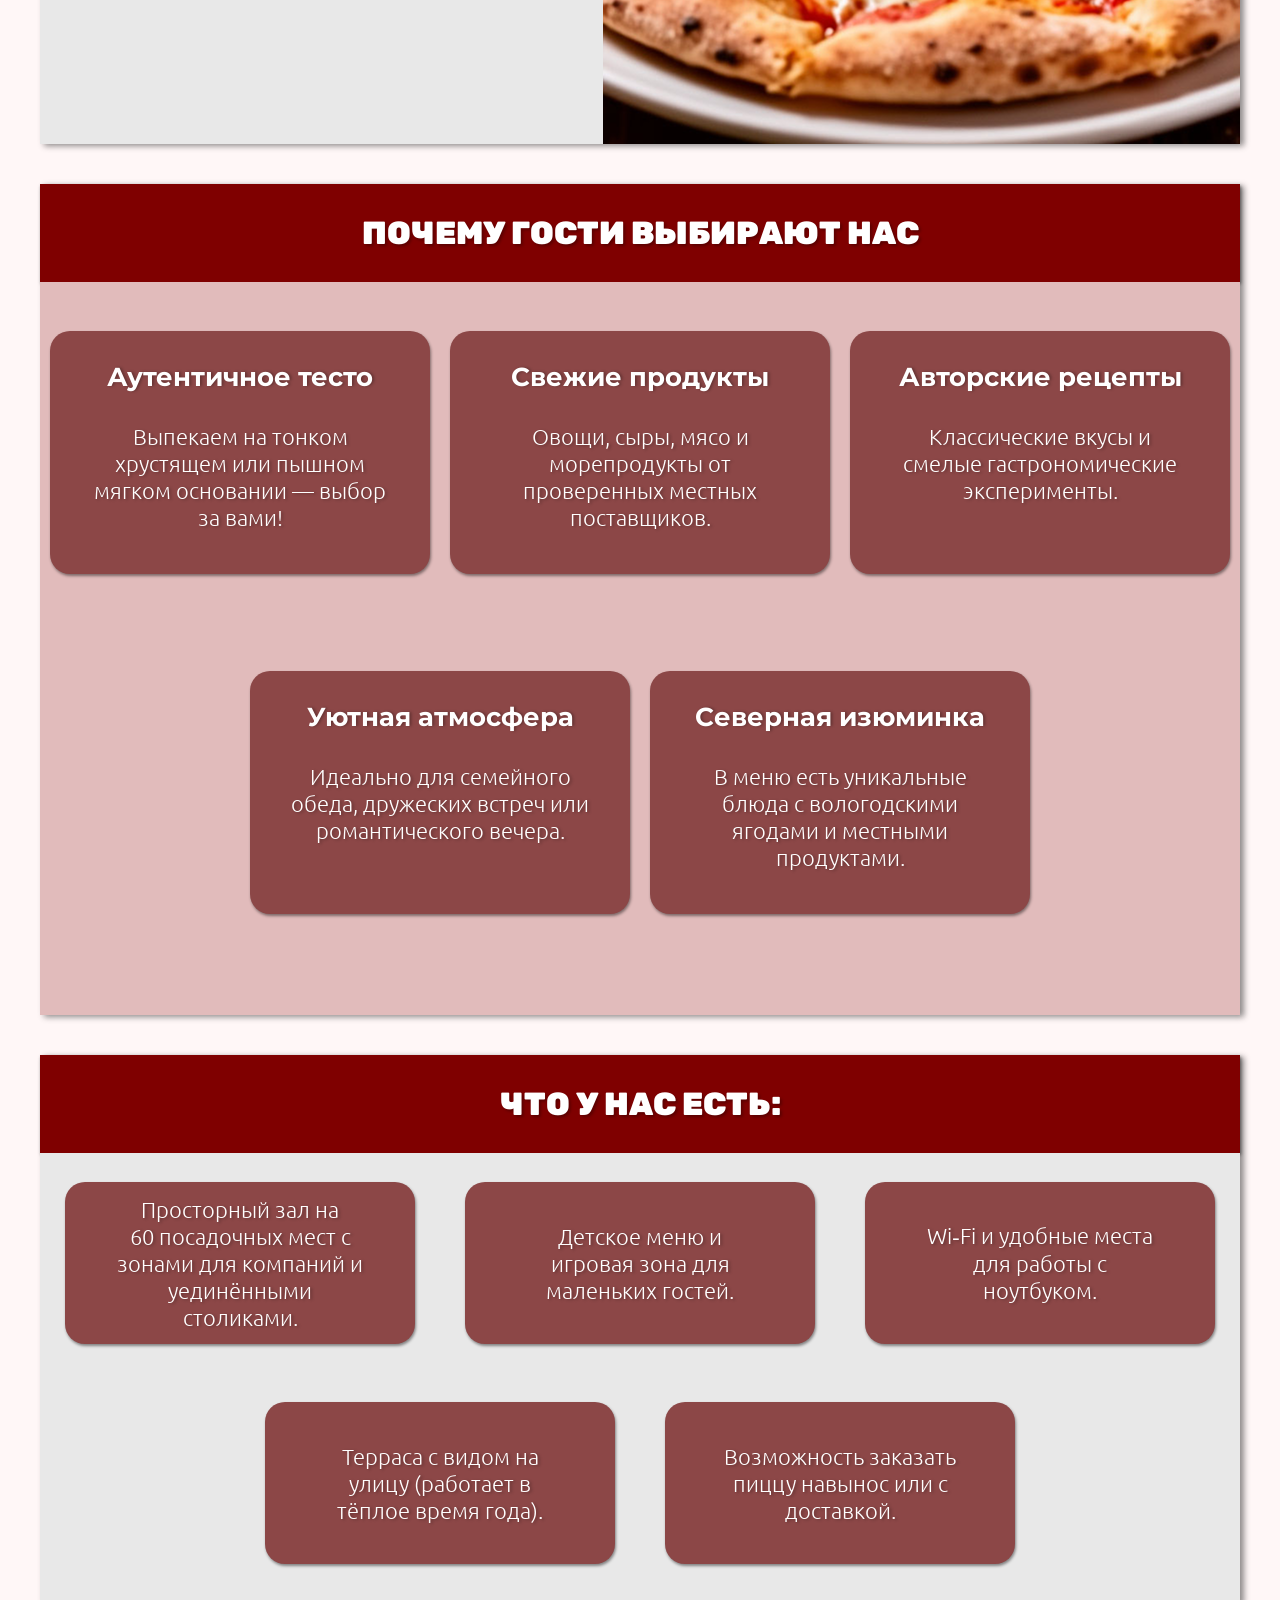
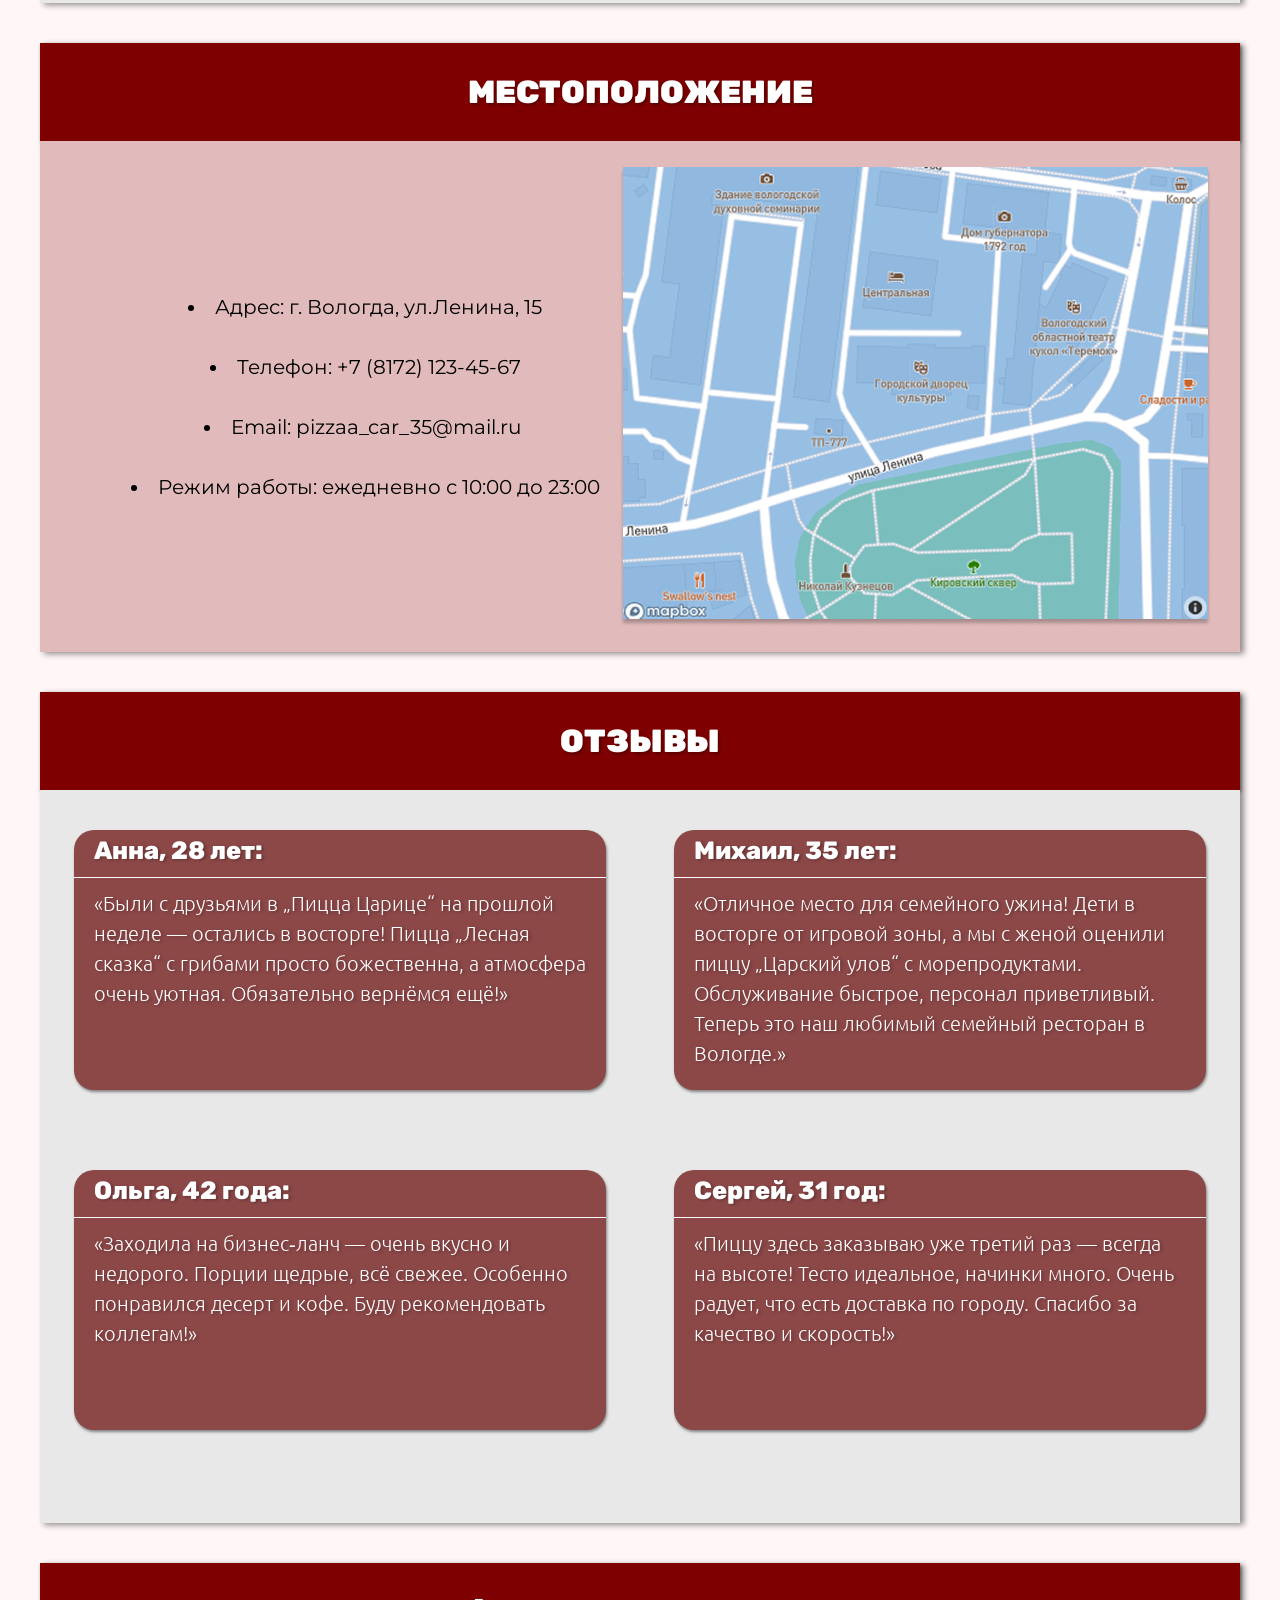
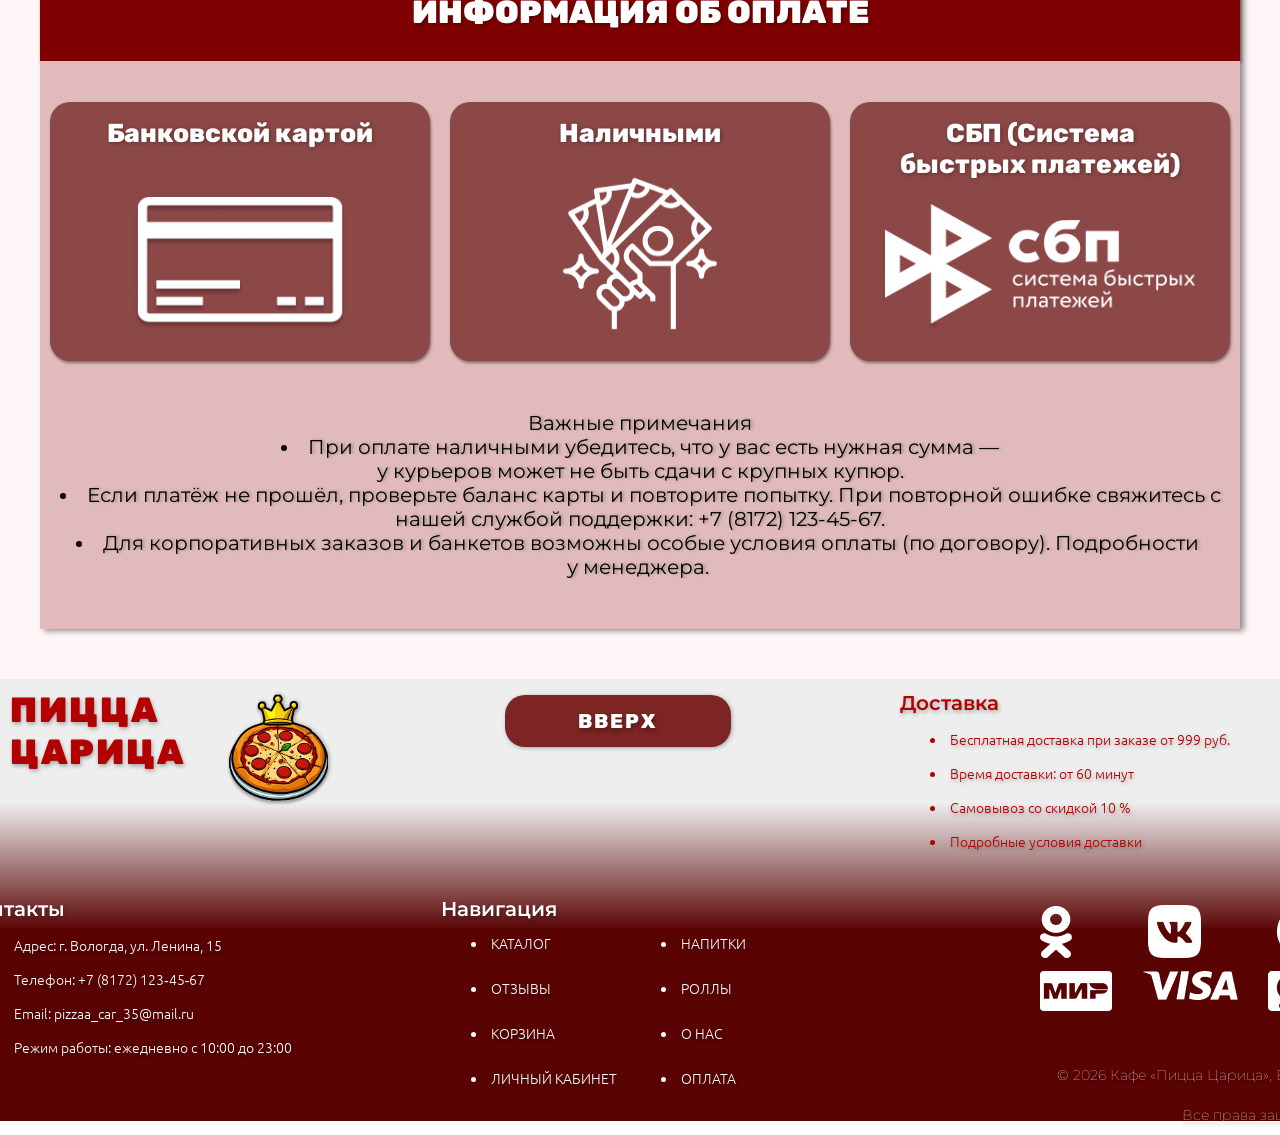
<file: second_page/info.html>
<!DOCTYPE html>
<html lang="ru">
<head>
    <meta charset="UTF-8">
    <meta name="viewport" content="width=device-width, initial-scale=1.0">
    <title>Контактная информация</title>
    <link rel="stylesheet" href="./style.css">
    <link rel="icon" type="image/png" href="./images/logo.png">
</head>
<body>

    
    <button class="scroll-top-btn" id="scrollTopBtn" aria-label="Вверх">↑</button>
    
    <header>
        <div id="header_top">
            <div class="header_left">
                <a href="../index.html" class="logo"><img src="./images/logo.png" alt="logo"></a>
                <div class="header_name">
                    <span>ПИЦЦА</span>
                    <span>ЦАРИЦА</span>
                </div>
            </div>
            <a href="" class="burger">
                <img src="./images/burg.png">
            </a>
            <a href="../third_page/basket.html" class="basket">
                    <span>КОРЗИНА</span>
                    <img src="images/basket_card.svg">
            </a>
        </div>
        <div class="header_down">
            <div class="text_block">
                <span>КОНТАКТНАЯ</span>
                <span>ИНФОРМАЦИЯ</span>
            </div>
        </div>
    </header>
    
    <main>
        <div class="nav_header">
            <a href="../index.html#catalog_pizza" class="nav_but">КАТАЛОГ</a>
            <a href="../second_page/info.html#about" class="nav_but">О НАС</a>
            <a href="../second_page/info.html#pay" class="nav_but">ОПЛАТА</a>
            <a href="../second_page/info.html#comments" class="nav_but" id="swipe">ОТЗЫВЫ</a>
            <a href="../four_page/cabinet.html" class="nav_but" id="swipe">ЛИЧНЫЙ КАБИНЕТ</a>
        </div>

        <div class="stick"></div>

        <div class="block" id="about">
            <div class="left_about">
                <div class="about_name"> О КАФЕ “ПИЦЦА ЦАРИЦА”</div>
                <section>
                    Добро пожаловать в «Пицца Царица» — уютное кафе в самом сердце Вологды, где итальянские традиции встречаются с северным гостеприимством!
                    Мы создаём пиццу с любовью, используя только свежие ингредиенты и проверенные рецепты. Каждое блюдо — это гармония вкуса, аромата и безупречного качества.
                </section>
            </div>
            <div class="img"></div>
        </div>

        <div class="block" id="why">
            <div class="about_name"> ПОЧЕМУ ГОСТИ ВЫБИРАЮТ НАС</div>
            <div class="cause">
                <div class="item">
                    <div class="name_item">Аутентичное тесто</div>
                    Выпекаем на тонком хрустящем или пышном мягком основании — выбор за вами!
                </div>
                <div class="item">
                    <div class="name_item">Свежие продукты</div>
                    Овощи, сыры, мясо и морепродукты от проверенных местных поставщиков.
                </div>
                <div class="item">
                    <div class="name_item">Авторские рецепты</div>
                    Классические вкусы и смелые гастрономические эксперименты.
                </div>
                <div class="item" id="swipe_1">
                    <div class="name_item">Уютная атмосфера</div>
                    Идеально для семейного обеда, дружеских встреч или романтического вечера.
                </div>
                <div class="item" id="swipe_2">
                    <div class="name_item">Северная изюминка</div>
                    В меню есть уникальные блюда с вологодскими ягодами и местными продуктами.
                </div>
            </div>
        </div>

        <div class="block" id="what">
            <div class="about_name"> ЧТО У НАС ЕСТЬ:</div>
            <div class="cause">
                <div class="item">
                    Просторный зал на 60 посадочных мест с зонами для компаний и уединёнными столиками.
                </div>
                <div class="item">
                    Детское меню и игровая зона для маленьких гостей.
                </div>
                <div class="item">
                    Wi‑Fi и удобные места для работы с ноутбуком.
                </div>
                <div class="item" id="swipe_1">
                    Терраса с видом на улицу (работает в тёплое время года).
                </div>
                <div class="item" id="swipe_2">
                    Возможность заказать пиццу навынос или с доставкой.
                </div>
            </div>
        </div>

        <div class="block" id="place">
            <div class="about_name"> МЕСТОПОЛОЖЕНИЕ</div>
            <div class="cause">
                <ul>
                    <li>Адрес: г. Вологда, ул.Ленина, 15</li>
                    <li>Телефон: +7 (8172) 123‑45‑67</li>
                    <li>Email: pizzaa_car_35@mail.ru </li>
                    <li>Режим работы: ежедневно с 10:00 до 23:00</li>
                </ul>
                <img src="./images/place.png" alt="map">
            </div>
        </div>

        <div class="block" id="comments">
            <div class="about_name"> ОТЗЫВЫ</div>
                <div class="cause">
                    <div class="comment">
                        <div class="name_human">
                            Анна, 28 лет:
                        </div>
                        <div class="stick_comm"></div>
                        <div class="text_comment">
                            «Были с друзьями в „Пицца Царице“ на прошлой неделе — остались в восторге! Пицца „Лесная сказка“ с грибами просто божественна, а атмосфера очень уютная. Обязательно вернёмся ещё!»
                        </div>
                    </div>
                    <div class="comment">
                        <div class="name_human">
                           Михаил, 35 лет:
                        </div>
                        <div class="stick_comm"></div>
                        <div class="text_comment">
                            «Отличное место для семейного ужина! Дети в восторге от игровой зоны, а мы с женой оценили пиццу „Царский улов“ с морепродуктами. Обслуживание быстрое, персонал приветливый. Теперь это наш любимый семейный ресторан в Вологде.»    
                        </div>
                    </div>
                    <div class="comment">
                        <div class="name_human">
                           Ольга, 42 года:
                        </div>
                        <div class="stick_comm"></div>
                        <div class="text_comment">
                            «Заходила на бизнес‑ланч — очень вкусно и недорого. Порции щедрые, всё свежее. Особенно понравился десерт и кофе. Буду рекомендовать коллегам!»    
                        </div>
                    </div>
                    <div class="comment">
                        <div class="name_human">
                            Сергей, 31 год:
                        </div>
                        <div class="stick_comm"></div>
                        <div class="text_comment">
                            «Пиццу здесь заказываю уже третий раз — всегда на высоте! Тесто идеальное, начинки много. Очень радует, что есть доставка по городу. Спасибо за качество и скорость!»    
                        </div>
                    </div>
                </div>
        </div>

        <div class="block" id="pay">
            <div class="about_name"> ИНФОРМАЦИЯ ОБ ОПЛАТЕ</div>
            <div class="cause">
                <div class="item">
                    Банковской картой
                    <img src="./images/blocks/bank.png" alt="" id="bank_img">    
                </div>
                <div class="item">
                    Наличными
                    <img src="./images/blocks/cash.png" alt="" id="cash_img">
                </div>
                <div class="item" id="swipe_1">
                    СБП (Система быстрых платежей)
                    <img src="./images/blocks/sbp.png" alt="" id="sbp_img">  
                </div>
            </div>
            <ul id="ul_pay">Важные примечания
                <li>При оплате наличными убедитесь, что у вас есть нужная сумма — у курьеров может не быть сдачи с крупных купюр.</li>
                <li>Если платёж не прошёл, проверьте баланс карты и повторите попытку. При повторной ошибке свяжитесь с нашей службой поддержки: +7 (8172) 123‑45‑67.</li>
                <li>Для корпоративных заказов и банкетов возможны особые условия оплаты (по договору). Подробности  у менеджера. </li>
            </ul>
        </div>
    </main>
    <footer>
        <div class="footer_top">
            <div class="footer_logo">
                <div class="footer_name">
                    <span>ПИЦЦА</span> 
                    <span>ЦАРИЦА</span>
                </div>
                <a href="../index.html">
                    <img src="./images/logo_foot.png" alt="glavnaya" class="main_page">
                </a>
            </div>

            <a href="" class="top">
                ВВЕРХ
            </a>

            <div class="list"  id="delivery_list">
                <span class="name_list">Доставка</span>
                <ul>
                    <li>Бесплатная доставка при заказе от 999 руб.</li>
                    <li>Время доставки: от 60 минут</li>
                    <li>Самовывоз со скидкой 10 %</li>
                    <li>Подробные условия доставки</li>
                </ul>
            </div>
        </div>
        <div class="stick"></div>
        <div class="footer_down">
            <div class="list"  id="contacts_list">
                <span class="name_list">Контакты</span>
                <ul>
                    <li>Адрес: г. Вологда, ул. Ленина, 15</li>
                    <li>Телефон: +7 (8172) 123‑45‑67</li>
                    <li>Email: pizzaa_car_35@mail.ru </li>
                    <li>Режим работы: ежедневно с 10:00 до 23:00</li>
                </ul>
            </div>
            <div class="list" id="nav_list">
                <span class="name_list">Навигация</span>
                <ul>
                    <div class="left_list">
                        <li><a href="../index.html#catalog_pizza">КАТАЛОГ</a></li>
                        <li><a href="../second_page/info.html#comments">ОТЗЫВЫ</a></li>
                        <li><a href="../third_page/basket.html">КОРЗИНА</a></li>
                        <li><a href="../four_page/cabinet.html">ЛИЧНЫЙ КАБИНЕТ</a></li>
                    </div>
                    <div class="right_list">
                        <li><a href="../index.html#drinks">НАПИТКИ</a></li>
                        <li><a href="../index.html#rolls">РОЛЛЫ</a></li>
                        <li><a href="../second_page/info.html#about">О НАС</a></li>
                        <li><a href="../second_page/info.html#pay">ОПЛАТА</a></li>
                    </div>
                </ul>
            </div>
        
            <div class="links">
                <div id="links_vk">
                    <div class="images_string" >
                        <a href=""><img src="./images/links/odno.png" alt="" id="squire"></a>
                        <a href=""><img src="./images/links/vk.png" alt="" id="squire"></a>
                        <a href=""><img src="./images/links/tg.png" alt="" id="squire"></a>
                    </div>
                    <div class="images_string" >
                        <a href=""><img src="./images/links/world.png" alt=""></a>
                        <a href=""><img src="./images/links/visa.png" alt=""></a>
                        <a href=""><img src="./images/links/mastercard.png" alt=""></a>
                    </div>
                </div>
                <div class="copy">
                    © 2026 Кафе «Пицца Царица», Вологда. <a href="">Все права защищены.</a>
                </div>
            </div>
        </div>
    </footer>
    <script src="script.js" defer></script>
</body>
</html>
</file>
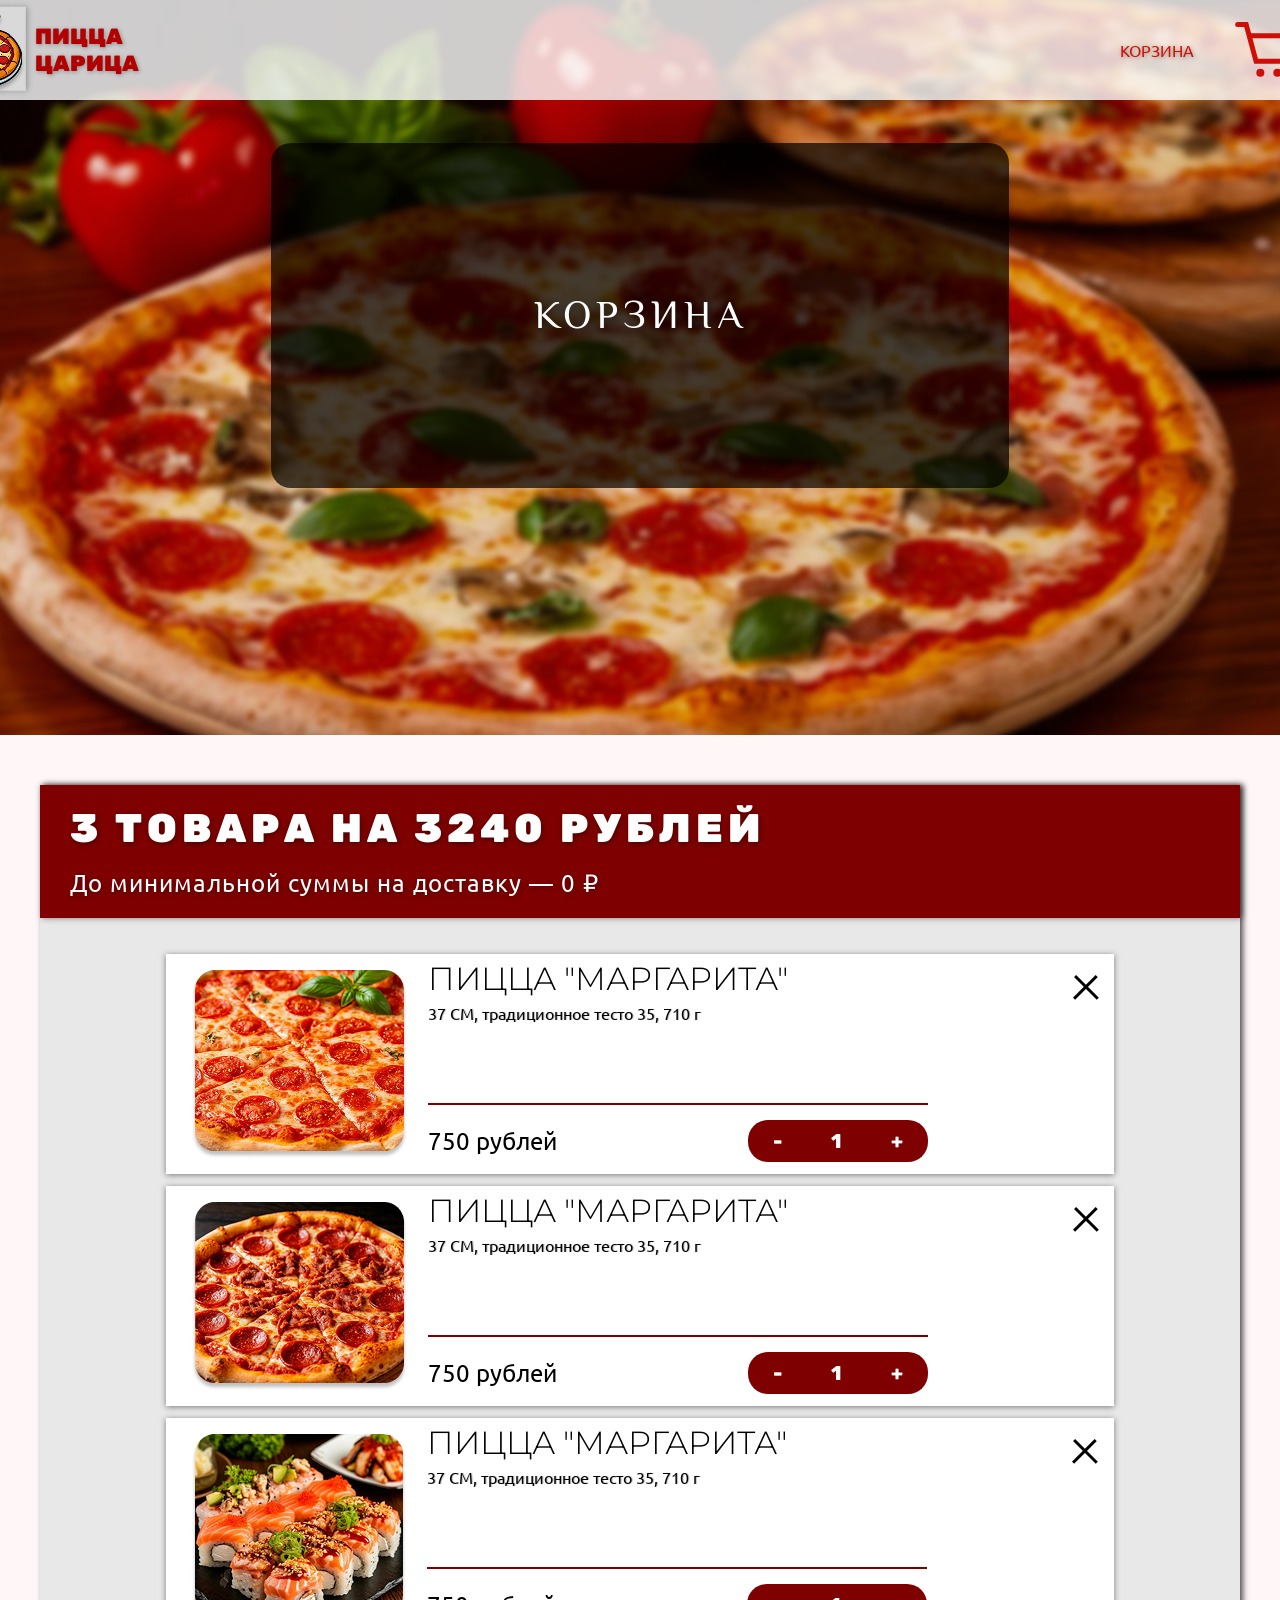
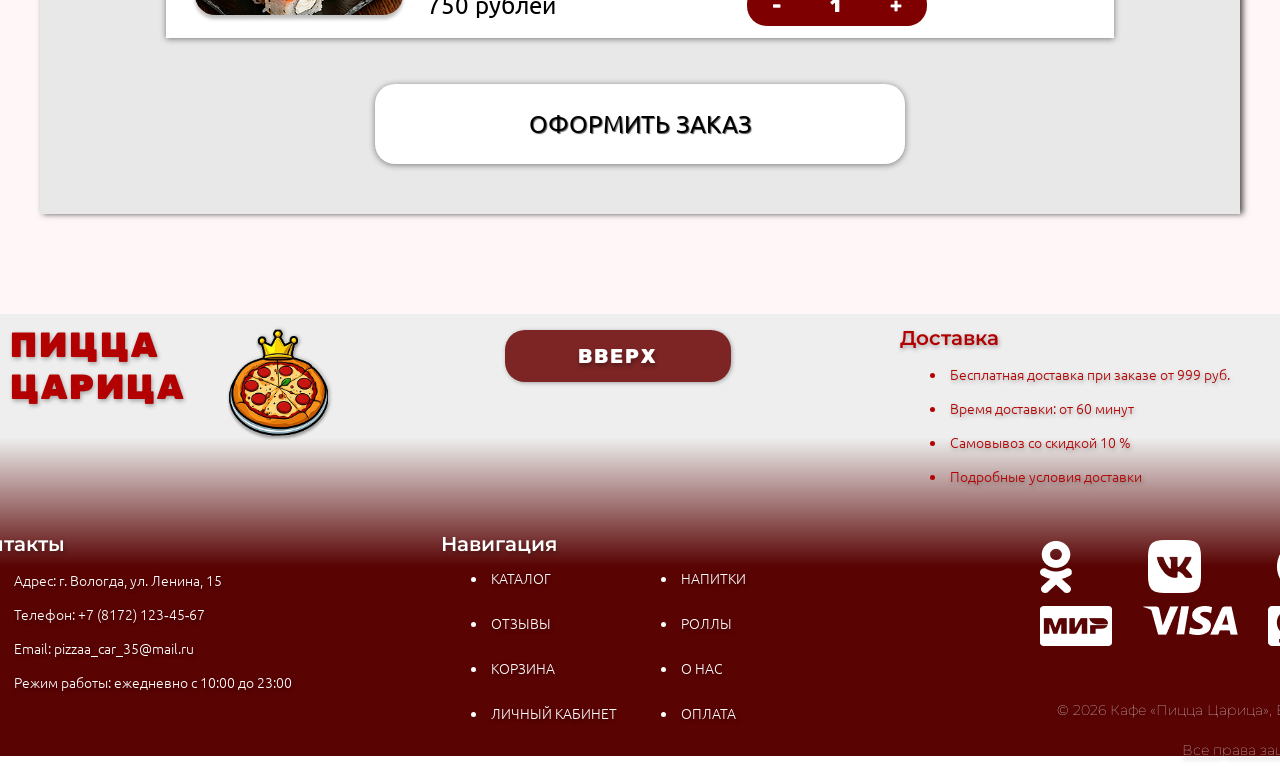
<file: third_page/basket.html>
<!--Мухина Алина, исп-323-р-->
<!DOCTYPE html>
<html lang="ru">
<head>
    <meta charset="UTF-8">
    <meta name="viewport" content="width=device-width, initial-scale=1.0">
    <title>Корзина - Пицца Царица</title>
    <link rel="stylesheet" href="./style.css">
    <link rel="icon" type="image/png" href="./images/logo.png">
</head>
<body>

    
    <button class="scroll-top-btn" id="scrollTopBtn" aria-label="Вверх">↑</button>

    <header>
        <div id="header_top">
            <div class="header_left">
                <a href="../index.html" class="logo"><img src="./images/logo.png" alt="logo"></a>
                <div class="header_name">
                    <span>ПИЦЦА</span>
                    <span>ЦАРИЦА</span>
                </div>

            </div>
            <a href="" class="basket">
                    <span>КОРЗИНА</span>
                    <img src="images/basket_card.svg">
            </a>
        </div>
        <div class="header_down">
            <div class="text_block">
                <span>КОРЗИНА</span>    
            </div>
        </div>
    </header>
    
    <main>
        <section>

            <div class="block" id="catalog">
                <div class="block_name">
                   3 ТОВАРА НА 3240 РУБЛЕЙ
                   <div class="small">До минимальной суммы на доставку — 0 ₽</div>
                </div>
                <div class="cards">
                        <div class="item">
                            <img src="./images/margo.png" alt="margarita">
                            <div class="item_text">
                                <div class="item_name">ПИЦЦА "МАРГАРИТА"</div>
                                <div class="item_describtion">
                                    37 СМ, традиционное тесто 35, 710 г    
                                </div>
                                <div class="stick"></div>
                                <div class="item_price">
                                    <span class="price">750 рублей</span>
                                    <div class="size">
                                        <div class="min">-</div>
                                        <div class="size_item" id="size_32">1</div>
                                        <div class="plus">+</div>
                                    </div>
                                </div>
                            </div>
                            <div class="cancel">
                                <img src="./images/cancel.png" alt="">
                            </div>
                        </div>

                        <div class="item">
                            <img src="./images/tron.png" alt="margarita">
                            <div class="item_text">
                                <div class="item_name">ПИЦЦА "МАРГАРИТА"</div>
                                <div class="item_describtion">
                                    37 СМ, традиционное тесто 35, 710 г    
                                </div>
                                <div class="stick"></div>
                                <div class="item_price">
                                    <span class="price">750 рублей</span>
                                    <div class="size">
                                        <div class="min">-</div>
                                        <div class="size_item" id="size_32">1</div>
                                        <div class="plus">+</div>
                                    </div>
                                </div>
                            </div>
                            <div class="cancel">
                                <img src="./images/cancel.png" alt="">
                            </div>
                        </div>

                        <div class="item">
                            <img src="./images/set.png" alt="margarita">
                            <div class="item_text">
                                <div class="item_name">ПИЦЦА "МАРГАРИТА"</div>
                                <div class="item_describtion">
                                    37 СМ, традиционное тесто 35, 710 г    
                                </div>
                                <div class="stick"></div>
                                <div class="item_price">
                                    <span class="price">750 рублей</span>
                                    <div class="size">
                                        <div class="min">-</div>
                                        <div class="size_item" id="size_32">1</div>
                                        <div class="plus">+</div>
                                    </div>
                                </div>
                            </div>
                            <div class="cancel">
                                <img src="./images/cancel.png" alt="">
                            </div>
                        </div>

                                <a href="" class="in_bask">
                                    ОФОРМИТЬ ЗАКАЗ
                                </a>
                </div>
            </div>
        </section>
    </main>
    <footer>
        <div class="footer_top">
            <div class="footer_logo">
                <div class="footer_name">
                    <span>ПИЦЦА</span> 
                    <span>ЦАРИЦА</span>
                </div>
                <a href="../index.html">
                    <img src="./images/logo_foot.png" alt="glavnaya" class="main_page">
                </a>
            </div>

            <a href="" class="top">
                ВВЕРХ
            </a>

            <div class="list"  id="delivery_list">
                <span class="name_list">Доставка</span>
                <ul>
                    <li>Бесплатная доставка при заказе от 999 руб.</li>
                    <li>Время доставки: от 60 минут</li>
                    <li>Самовывоз со скидкой 10 %</li>
                    <li>Подробные условия доставки</li>
                </ul>
            </div>
        </div>
        <div class="stick"></div>
        <div class="footer_down">
            <div class="list"  id="contacts_list">
                <span class="name_list">Контакты</span>
                <ul>
                    <li>Адрес: г. Вологда, ул. Ленина, 15</li>
                    <li>Телефон: +7 (8172) 123‑45‑67</li>
                    <li>Email: pizzaa_car_35@mail.ru </li>
                    <li>Режим работы: ежедневно с 10:00 до 23:00</li>
                </ul>
            </div>
            <div class="list" id="nav_list">
                <span class="name_list">Навигация</span>
                <ul>
                    <div class="left_list">
                        <li><a href="../index.html#catalog_pizza">КАТАЛОГ</a></li>
                        <li><a href="../second_page/info.html#comments">ОТЗЫВЫ</a></li>
                        <li><a href="../third_page/basket.html">КОРЗИНА</a></li>
                        <li><a href="../four_page/cabinet.html">ЛИЧНЫЙ КАБИНЕТ</a></li>
                    </div>
                    <div class="right_list">
                        <li><a href="../index.html#drinks">НАПИТКИ</a></li>
                        <li><a href="../index.html#rolls">РОЛЛЫ</a></li>
                        <li><a href="../second_page/info.html#about">О НАС</a></li>
                        <li><a href="../second_page/info.html#pay">ОПЛАТА</a></li>
                    </div>
                </ul>
            </div>
        
            <div class="links">
                <div id="links_vk">
                    <div class="images_string" >
                        <a href=""><img src="./images/links/odno.png" alt="" id="squire"></a>
                        <a href=""><img src="./images/links/vk.png" alt="" id="squire"></a>
                        <a href=""><img src="./images/links/tg.png" alt="" id="squire"></a>
                    </div>
                    <div class="images_string" >
                        <a href=""><img src="./images/links/world.png" alt=""></a>
                        <a href=""><img src="./images/links/visa.png" alt=""></a>
                        <a href=""><img src="./images/links/mastercard.png" alt=""></a>
                    </div>
                </div>
                <div class="copy">
                    © 2026 Кафе «Пицца Царица», Вологда. <a href="">Все права защищены.</a>
                </div>
            </div>
        </div>
    </footer>
    <script src="script.js" defer></script>
</body>
</html>
</file>
<file: style.css>
@import url('https://fonts.googleapis.com/css2?family=Rubik:ital,wght@0,300..900;1,300..900&display=swap');
@import url('https://fonts.googleapis.com/css2?family=Montserrat:ital,wght@0,100..900;1,100..900&display=swap');
@import url('https://fonts.googleapis.com/css2?family=Ubuntu:ital,wght@0,300;0,400;0,500;0,700;1,300;1,400;1,500;1,700&display=swap');
@import url('https://fonts.googleapis.com/css2?family=Philosopher:ital,wght@0,400;0,700;1,400;1,700&display=swap');

*{
    margin: 0%;
    padding: 0%;
}

body{
    display: flex;
    flex-direction: column;
    align-items: center;
    justify-content: center;
    font-family: Ubuntu;
    list-style-position: inside;
}

main{
    display: flex;
    align-items: center;
    justify-content: center;
    flex-direction: column;
    background-color: #fff7f7;
    width: 1440px;
}

header{
    width:1440px;
    height: 735px;
    background-image: url(./images/banner.png);
    background-repeat: no-repeat;
}

#header_top, .header_left, .payment, .basket{
    display: flex;
    align-items: center;
}

#header_top{
    height: 100px;
    background-color: rgba(255, 255, 255, 0.800);
    justify-content: space-between;
}

.header_left{
    margin-left: 20px;
}

    .header_name{
        display: flex;
        flex-direction: column;
        color: #B30000;
        font-family: Rubik;
        font-weight: 900;
        text-shadow: 1px 1px 4px rgba(0, 0, 0, 0.315);
        font-size: 22px;
    }

.payment_but{
    text-decoration: none;
    padding: 12px 50px;
    margin: 0px 10px;
    border-radius: 20px;
    box-shadow: 1px 1px 5px rgba(0, 0, 0, 0.637);
    font-family: Montserrat;
    font-weight: 600;
}

.payment{
    margin-left: 40px;
    text-shadow: 1px 1px 4px rgba(0, 0, 0, 0.411);
}

    #delivery{
        background-color: #CA0100;
        color: white;
    }

    #self{
        color: #C73838;
        background-color: #efefefc7;
    }

.burger{
    display: none;
}

.basket{
    margin-right: 60px;
    color: #CF0E08;
    text-decoration: none;
    width: 180px;
    justify-content: space-between;
    text-shadow: 1px 1px 4px rgba(0, 0, 0, 0.411);
    font-family: Ubuntu;
}

.header_down{
    display: flex;
    align-items: center;
    width: 1440px;
    height: 530px;
    justify-content: center;
}

.text_block{
    background-color: rgba(0, 0, 0, 0.7);
    border-radius: 20px;
    height: 345px;
    width: 738px;
    color: white;
    text-align: center;
    display: flex;
    flex-direction: column;
    align-items: center;
    justify-content: center;
    line-height: 80px;
    font-size: 40px;
    font-family:Philosopher;
    letter-spacing: 5px;
    text-shadow: 0px 2px 12px rgba(0, 0, 0, 0.678);
}

.nav_header, .nav_catalog{
    width: 1440px;
    height: 110px;
    display: grid;
    align-items: center;
    justify-content: space-evenly;
}

.nav_header{
    background-color: #E8E8E8;
    grid-template-columns: 240px 240px 240px 240px 240px;
}

.nav_catalog{
    grid-template-columns: 320px 320px 320px 320px;
    background-color: #7F0000;
}

    .nav_but{
        background-color: #7F0000;
        color: white;
        text-align: center;
        padding: 15px 10px;
        text-decoration: none;
        border-radius: 20px;
        width: 200px;
        text-shadow: 1px 1px 4px rgba(0, 0, 0, 0.411);
        box-shadow: 1px 1px 5px rgba(0, 0, 0, 0.637);
    }

        .nav_but:hover{
            background-color: #924B4B;
            transition: 0.4s;
        }

    .nav_catalog .nav_but{
        background-color: #E8E8E8;
        color: #000000;
        width: 300px;
    }
    
        .nav_catalog .nav_but:hover{
            background-color: #929292;
            transition: 0.4s;
            color: rgb(255, 255, 255);
        }

.stick{
    width: 100%;
    height: 5px;
    background-color: #DA0000;
    margin: 40px 0px;
    border-radius: 20px;
}

section{
    display: flex;
    flex-direction: column;
    align-items: center;
}

.block{
    width: 1200px;
    background-color: #920000d7;
    border-radius: 20px;
    display: flex;
    flex-direction: column;
    align-items: center;
    box-shadow: 0px 2px 6px rgba(0, 0, 0, 0.692);
    height: 100%;
    margin-bottom: 20px;
}

    .block_name{
        font-family: Rubik;
        color: #920000;
        background-color: #E8E8E8;
        padding: 10px 0px;
        font-size: 35px;
        width: 100%;
        letter-spacing: 5px;
        box-shadow: 2px 0px 6px rgba(0, 0, 0, 0.479);
        margin: 20px 0px;
        font-weight: 900;
        text-align: center;
    }

    .item{
        width: 353px;
        height: 485px;
        background-color: white;
        display: flex;
        flex-direction: column;
        align-items: center;
        box-shadow: 0px 1px 6px rgba(0, 0, 0, 0.479);
        border-radius: 20px;
        margin: 6px 0;
    }

    .item img{
        margin-top: 5px;
    }

    .item_text{
        margin-left: 20px;
        width: 350px;
    }

    .item_text ul{
        margin-left: 5%;
    }

        .item_name{
            font-size: 12px;
            font-weight: 600;
            font-family: Montserrat;
            margin: 5px 0px;
        }

        .item_describtion{
            font-weight: 200;
            font-size: 12px;
            width: 340px;
            margin: 5px 0;
            height: 40px;
        }

        .item_price, .size{
            display: flex;
            flex-direction: row;
            align-items: center;
        }

        .item_price{
            justify-content: flex-end;
            margin: 15px 20px 15px 0;
        }

            .price{
                margin-right: 20px;
                font-size: 16px;
            }

            .size{
                border-radius: 20px;
                background-color: #F3F3F3;
                font-size: 14px;
                height: 24px;
                text-align: center;
            }

            .size_item{
                padding: 4px 0px;
            }

            #size_32{
                background-color: #D9D9D9;
                border-radius: 20px;
                width: 70px;
            }

            #size_37{
                width: 60px;
            }
        
        .in_bask{
            display: flex;
            align-items: center;
            justify-content: center;
            width: 250px;
            text-align: center;
            border-radius: 20px;
            height: 40px;
            background-color: #D9D9D9;
            box-shadow: 0px 1px 6px rgba(0, 0, 0, 0.479);
            text-shadow: 1px 1px 4px rgba(0, 0, 0, 0.411);
            color: black;
            text-decoration: none;
            margin-left: 14%;
        }

        .in_bask:hover{
            background-color: #CA5252;
            transition: 0.4s;
        }

        .in_bask:active{
            background-coor: #E5A9A9;
        }

    .cards{
        width: 1200px;
        display: grid;
        margin:10px 0;
        justify-content: space-evenly;
        grid-template-columns: 355px 355px 355px;
        grid-template-rows: 500px 500px 500px;
    }

    #favorite_pizza{
        background-color: #920000;
        height: 1117px;
    }

    #favorite_pizza .cards{
        grid-template-columns: 355px 355px 355px;
        grid-template-rows: 500px 500px;
    }

    #rolls{
        height: 1304px;
    }

    #rolls .cards{
        grid-template-rows: 590px 580px;
    }

    #rolls .item{
        height: 575px;
    }

    #rolls .item_describtion{
        height: 120px;
    }

    #rolls .item_price{
        margin-top: 0%;
        margin-bottom: 30px;
    }

    #drinks{
        height: 1120px;
        background-color: #920000;
        margin-bottom: 60px;
    }

@media (max-width:768px){

    header{
        width: 768px;
        height: 612px;
        background-image: url(./images/banner_tablet.png);
    }

    main{
        width: 100%;
    }

    #header_top{
        height: 58px;
    }

    .header_left{
        margin-left: 10px;
    }

    .logo img{
        width: 69px;
        margin-right: 20px;
    }

        .header_name{
            font-size: 20px;
            letter-spacing: 3px;
        }

    .payment{
        margin-left: 14px;
    }

    .payment_but{
        padding: 8px 30px;
        margin: 0px 8px;
        font-size: 12px;
    }

    .basket span{
        display: none;
    }

    .basket img{
        width: 48px;
    }

    .basket{
        margin-right: 20px;
        width: 180px;
        justify-content: flex-end;
    }

    .header_down{
        width: 768px;
        height: 512px;
    }

    .text_block{
        height: 251px;
        width: 575px;
        line-height: 60px;
        font-size: 26px;
    }

    .nav_header, .nav_catalog{
        width: 768px;
        height: 150px;
    }
    
    .nav_header{
        display: grid;
        grid-template-columns: 225px 225px 225px;
        grid-template-rows: 60px 60px;
        align-content: center;
    }

    .nav_catalog{
        grid-template-columns: 320px 320px;
        grid-template-rows: 60px 60px;
        align-content: center;
    }

    #swipe{
        margin-left:145px;
    }

    .block{
        width: 720px;
    }

        .block_name{
            font-size: 30px;
        }

    .item{
        width: 320px;
        height: 464px;
    }

    .item img{
        width: 320px;
    }

    .item_text{
        width: 300px;
    }

        .item_describtion{
            font-size: 12px;
            width: 300px;
            height: 30px;
        }

        .item_price{
            margin: 30px 10px 20px 0;
        }

            .price{
                font-size: 14px;
            }

            .size{
                font-size: 12px;
                height: 20px;
            }
            
            #size_32{
                width: 70px;
            }

            #size_37{
                width: 60px;
            }

            .in_bask{
                margin-left: 7%;
            }

    .cards{
        width: 700px;
        margin:10px 0;
        grid-template-columns: 320px 320px ;
        grid-template-rows: 485px 485px 485px 485px 485px;
    }

     #favorite_pizza{
        height: 1545px;
    }

    #favorite_pizza .cards{
        grid-template-rows: repeat(3, 480px);
    }

    #favorite_pizza .cards, #rolls .cards{
        grid-template-columns: repeat(2, 350px);
        justify-items: center;
    }

    #rolls{
        height: 1728px;
    }

    #rolls .cards{
        grid-template-rows: repeat(3, 540px)
    }

    #rolls .item{
        height: 525px;
    }

    #rolls .item_price{
        margin-top: 0%;
        margin-bottom: 20px;
    }

    #drinks{
        height: 1550px;
    }

    #drinks .cards{
        grid-template-rows: repeat(3, 480px)
    }
}

@media (max-width:375px){

    header{
        width: 320px;
        height: 252px;
        background-image: url(./images/banner_mobil.png);
    }

    .header_left{
        margin-left: 10px;
    }

    .logo img{
        width: 42px;
        margin-right: 3px;
    }

        .header_name{
            font-size: 8px;
            letter-spacing: 1px;
        }

    .payment{
       display: none;
    }

    .burger{
        margin-left: 130px;
        display: block;
    }

    .basket span{
        display: none;
    }

    .basket img{
        width: 34px;
    }

    .basket{
        margin-right: 10px;
        width: 40px;
    }

    .header_down{
        width: 320px;
        height: 190px;
    }

    .text_block{
        height: 125px;
        width: 238px;
        line-height: 24px;
        font-size: 12px;
    }

    .nav_but{
        margin: 0%;
        align-content: center;
        padding: 0px 0px;
        width: 145px;
        font-size: 8px;
        height: 22px;
    }

    .nav_header, .nav_catalog{
        width: 320px;
        height: 194px;
    }
    
    .nav_header{
        grid-template-columns: 145px;
        grid-template-rows: repeat(5, 35px);
        justify-items: end
    }

    .nav_catalog .nav_but{
        width: 145px;
    }

    .nav_catalog{
        grid-template-columns: 145px;
        grid-template-rows: repeat(4, 35px);
    }

    .block{
        width: 300px;
    }

        .block_name{
            font-size: 14px;
            margin-bottom: 0px;
        }

    .item{
        width: 290px;
        height: 370px;
    }

    .item img{
        width: 270px;
    }

    .item_text{
        width: 280px;
    }

        .item_describtion{
            font-size: 8px;
            width: 270px;
            height: 30px;
            margin-bottom: 0%;
        }

        .item_price{
            margin: 1px 10px 20px 0;
        }

            .price{
                font-size: 8px;
            }

            .size{
                font-size: 8px;
                height: 18px;
            }
            
            #size_32{
                width: 60px;
            }

            #size_37{
                width: 50px;
            }

            .in_bask{
                width: 163px;
                height: 23px;
                margin-left: 20%;
                font-size: 10px;
            }

    .cards{
        width: 300px;
        margin:10px 0;
        grid-template-columns: repeat(1, 300px) ;
        grid-template-rows: repeat(9, 380px);
        justify-items: center;
    }

    #favorite_pizza{
        height: 2347px;
    }

    #favorite_pizza .cards{
        grid-template-columns: repeat(1, 300px);
        grid-template-rows: repeat(4, 380px);
    }

    #rolls{
        height: 2530px;
    }

    #rolls .cards{
        grid-template-rows: repeat(6, 410px);
        grid-template-columns: repeat(1, 300px);
    }

    #rolls .item_describtion{
        height: 70px;
    }

    #rolls .item{
        height: 400px;
    }

    #drinks .item{
        height: 360px;
    }

    #drinks{
        height: 2280px;
    }

    #drinks .cards{
        grid-template-rows: repeat(6, 368px)
    }
}

footer{
    width: 1440px;
    height: 442px;
    background: linear-gradient(180deg, #EEEEEE 28%, #590303 57%);
    display: flex;
    flex-direction: column;
    align-items: center;
}

footer .stick{
    width: 67%;
    height: 3px;
    border-radius: 20px;
    margin: 10px 0;
}

.footer_top, .footer_down{
    width: 1440px;
    display: flex;
    justify-content: space-between;
    padding: 10px 30px 0px 30px;
    text-shadow: 1px 2px 4px rgba(0, 0, 0, 0.315);
}

.footer_logo{
    display: flex;
    align-items: start;
    margin-left: 90px;
}

.main_page{
    width: 110px;
}

.footer_name{
    font-size: 35px;
    font-family: Rubik;
    color: #B30000;
    font-weight: 900;
    display: flex;
    flex-direction: column;
    letter-spacing: 2px;
    text-shadow: 1px 2px 4px rgba(0, 0, 0, 0.315);
    margin-right: 40px;
}

    .top{
        text-decoration: none;
        background-color: #7D2424;
        font-family: Rubik;
        color: white;
        font-size: 20px;
        font-weight: 800;
        border-radius: 20px;
        height: 52px;
        width: 226px;
        letter-spacing: 2px;
        display: flex;
        align-items: center;
        justify-content: center;
        text-shadow: 1px 3px 4px rgba(0, 0, 0, 0.315);
        box-shadow: 1px 1px 4px rgba(0, 0, 0, 0.315);
        margin-top: 6px;
    }

    .top:hover{
        background-color: #BF6363;
        transition: 0.4s;
    }



.list{
    color: #B30000;
    font-size: 20px;
}

    #delivery_list{
        margin-right: 130px;
    }

    #contacts_list{
        margin-left: 44px;
    }

.name_list{
    font-family: Montserrat;
    font-weight: 600;
}

.list ul{
    font-family: Ubuntu;
    font-weight: 300;
    margin-left: 30px;
}

.list li{
    margin: 14px 0;
    font-size: 14px;
}

.footer_down .list{
    color: white;
}

.list a{
    color: white;
    font-family: Ubuntu;
    text-decoration: none;
    font-weight: 200;
    font-size: 14px;
}

#nav_list{
    width: 450px;
}

#nav_list ul{
    display: flex;
}

#nav_list li{
    width: 190px;
    margin: 12px 0 25px 0;
}

.links{
    margin-right: 30px;
    width: 290px;
    display: flex;
    flex-direction: column;
    justify-content: space-between;
    height: 240px;
}

.images_string{
    display: flex;
    justify-content: space-between;
    margin: 10px 0;
}

.copy{
    color: white;
    font-size: 14px;
    width: 300px;
    font-family: Montserrat;
    font-weight: 100;
    text-align: right;
    line-height: 40px;
}

@media (max-width:768px){
    footer{
        width: 768px;
        height: 860px;  
        background: linear-gradient(180deg, #EEEEEE 13%, #590303 39%);
    }

    .footer_top{
        display: flex;
        justify-content: space-between;
        width: 768px;
    }

    .top{
        display: none;
    }

        #delivery_list{
            margin-right: 40px;
        }
    
    .footer_down{
        width: 768px;
        display: flex;
        flex-direction: column;
        padding: 0px;
        align-items: center;
    }

    .footer_logo{
        margin-left: 80px;
        flex-direction: column;
    }

    .main_page{
        width: 105px;
    }

    .footer_name{
        font-size: 28px;
        letter-spacing: 2px;
    }

    .list{
        font-size: 14px;
        text-align: center;
    }

    #contacts_list{
        margin: 20px 0;
    }

    #nav_list li{
        text-align: left;
    }

    .right_list, .left_list{
        width: 150px;
        margin-top: 15px;
        margin-left: 30px;
    }

    #nav_list ul{
        justify-content: space-between;
    }

    .links{
        margin-right: 0px;
        width: 748px;
        display: flex;
        align-items: end;
        justify-content: flex-end;
    }

    .scroll-top-btn {
        bottom: 20px;
        right: 20px;
        width: 48px;
        height: 48px;
        font-size: 28px;
    }
}

@media (max-width:375px){
    footer{
        width: 320px;
        height: 680px;  
        background: linear-gradient(180deg, #EEEEEE 13%, #590303 39%);
        font-size: 12px;
    }

    .footer_top{
        flex-direction: column;
        width: 320px;
    }

        #delivery_list{
            margin-right: 0px;
        }

    footer .stick{
        width: 76%;
        height: 2px;
    }

    .footer_logo{
        margin-left: 60px;
        flex-direction: row;
        align-items: center;
    }

    .main_page{
        width: 70px;
    }

    .footer_name{
        font-size: 20px;
        margin-right: 20px;
    }

    .list li{
        font-size: 12px;
        margin: 8px 0;
    }

    .list a{
        font-size: 10px;
    }
  
    #nav_list{
        width: 300px;
    }

        .right_list, .left_list {
            width: 100px;
            margin-top: 0px;
        }

    #nav_list ul{
        margin-left: 0px;
    }

    #nav_list li{
        font-size: 12px;
        margin: 12px 0;
    }

    .links{
        width:320px;
        height: 130px;
        padding: 30px 20px 0 0;
    }

    .links img{
        width: 50px;
        height: 28px;
    }

    #squire{
        width: 25px;
        height: 25px;
    }

    #links_vk{
        width: 170px;
    }

    .copy{
        margin-top: 10px;
        line-height: 20px;
        font-size: 10px;
    }
    .scroll-top-btn {
        bottom: 15px;
        right: 0px;
        left: 260px;
        width: 42px;
        height: 42px;
        font-size: 22px;
    }
}

.nav-container {
    transition: all 0.3s ease;
}

@media (max-width: 768px) {
    .nav-container {
        display: none;
    }
    
    .nav-container.show {
        display: block;
    }
}

.burger {
    cursor: pointer;
}

.copy a{
    color: white;
}

#nav_list a:hover{
    color: #1D3F90;
    transition: 0.2s;
    border-bottom: #1D3F90 solid 1px;
}

.scroll-top-btn {
    position: fixed;
    bottom: 30px;
    right: 30px;
    width: 55px;
    height: 55px;
    background-color: #CA0100;
    color: white;
    border: none;
    border-radius: 50%;
    font-size: 32px;
    font-weight: bold;
    cursor: pointer;
    box-shadow: 0 4px 15px rgba(0,0,0,0.3);
    display: flex;
    align-items: center;
    justify-content: center;
    transition: all 0.3s ease;
    z-index: 1001;
    opacity: 0;
    visibility: hidden;
    font-family: Rubik;
}

.scroll-top-btn.show {
    opacity: 1;
    visibility: visible;
}

.scroll-top-btn:hover {
    background-color: #7F0000;
    transform: scale(1.05);
}
</file>
<file: four_page/style.css>
@import url('https://fonts.googleapis.com/css2?family=Rubik:ital,wght@0,300..900;1,300..900&display=swap');
@import url('https://fonts.googleapis.com/css2?family=Montserrat:ital,wght@0,100..900;1,100..900&display=swap');
@import url('https://fonts.googleapis.com/css2?family=Ubuntu:ital,wght@0,300;0,400;0,500;0,700;1,300;1,400;1,500;1,700&display=swap');
@import url('https://fonts.googleapis.com/css2?family=Philosopher:ital,wght@0,400;0,700;1,400;1,700&display=swap');

* {
    margin: 0;
    padding: 0;
    box-sizing: border-box;
}

body {
    display: flex;
    flex-direction: column;
    align-items: center;
    justify-content: center;
    font-family: Ubuntu;
}

#header_top {
    position: fixed;
    width: 1440px;
    height: 100px;
}


.scroll-top-btn {
    position: fixed;
    bottom: 30px;
    right: 30px;
    width: 55px;
    height: 55px;
    background-color: #CA0100;
    color: white;
    border: none;
    border-radius: 50%;
    font-size: 32px;
    font-weight: bold;
    cursor: pointer;
    box-shadow: 0 4px 15px rgba(0,0,0,0.3);
    display: flex;
    align-items: center;
    justify-content: center;
    transition: all 0.3s ease;
    z-index: 1001;
    opacity: 0;
    visibility: hidden;
    font-family: Rubik;
}

.scroll-top-btn.show {
    opacity: 1;
    visibility: visible;
}

.scroll-top-btn:hover {
    background-color: #7F0000;
    transform: scale(1.05);
}

header {
    width: 1440px;
    background-image: url(./images/banner.png);
    background-repeat: no-repeat;
    background-size: cover;
}

#header_top, .header_left, .payment, .basket {
    display: flex;
    align-items: center;
}

#header_top {
    height: 100px;
    background-color: rgba(255, 255, 255, 0.800);
    justify-content: space-between;
}

.header_left {
    margin-left: 20px;
}

.header_name {
    display: flex;
    flex-direction: column;
    color: #B30000;
    font-family: Rubik;
    font-weight: 900;
    text-shadow: 1px 1px 4px rgba(0, 0, 0, 0.315);
    font-size: 22px;
}

.burger {
    display: none;
}

.basket {
    margin-right: 60px;
    color: #CF0E08;
    text-decoration: none;
    width: 180px;
    justify-content: space-between;
    text-shadow: 1px 1px 4px rgba(0, 0, 0, 0.411);
    font-family: Ubuntu;
}

.header_down {
    display: flex;
    align-items: center;
    width: 1440px;
    height: 630px;
    justify-content: center;
}

.text_block {
    background-color: rgba(0, 0, 0, 0.7);
    border-radius: 20px;
    height: 345px;
    width: 738px;
    color: white;
    text-align: center;
    display: flex;
    flex-direction: column;
    align-items: center;
    justify-content: center;
    line-height: 80px;
    font-size: 40px;
    font-family: Philosopher;
    letter-spacing: 5px;
    text-shadow: 0px 2px 12px rgba(0, 0, 0, 0.678);
}

footer {
    width: 1440px;
    background: linear-gradient(180deg, #EEEEEE 28%, #590303 57%);
    display: flex;
    flex-direction: column;
    align-items: center;
}

footer .stick {
    width: 67%;
    height: 3px;
    border-radius: 20px;
    margin: 10px 0;
    background-color: #DA0000;
}

.footer_top, .footer_down {
    width: 1440px;
    display: flex;
    justify-content: space-between;
    padding: 10px 30px 0px 30px;
    text-shadow: 1px 2px 4px rgba(0, 0, 0, 0.315);
}

.footer_logo {
    display: flex;
    align-items: start;
    margin-left: 90px;
}

.main_page {
    width: 110px;
}

.footer_name {
    font-size: 35px;
    font-family: Rubik;
    color: #B30000;
    font-weight: 900;
    display: flex;
    flex-direction: column;
    letter-spacing: 2px;
    text-shadow: 1px 2px 4px rgba(0, 0, 0, 0.315);
    margin-right: 40px;
}

.top {
    text-decoration: none;
    background-color: #7D2424;
    font-family: Rubik;
    color: white;
    font-size: 20px;
    font-weight: 800;
    border-radius: 20px;
    height: 52px;
    width: 226px;
    letter-spacing: 2px;
    display: flex;
    align-items: center;
    justify-content: center;
    text-shadow: 1px 3px 4px rgba(0, 0, 0, 0.315);
    box-shadow: 1px 1px 4px rgba(0, 0, 0, 0.315);
    margin-top: 6px;
}

.top:hover {
    background-color: #BF6363;
    transition: 0.4s;
}

.list {
    color: #B30000;
    font-size: 20px;
}

#delivery_list {
    margin-right: 130px;
}

#contacts_list {
    margin-left: 44px;
}

.name_list {
    font-family: Montserrat;
    font-weight: 600;
}

.list ul {
    font-family: Ubuntu;
    font-weight: 300;
    margin-left: 30px;
}

.list li {
    margin: 14px 0;
    font-size: 14px;
}

.footer_down .list {
    color: white;
}

.list a {
    color: white;
    font-family: Ubuntu;
    text-decoration: none;
    font-weight: 200;
    font-size: 14px;
}

#nav_list {
    width: 450px;
}

#nav_list ul {
    display: flex;
}

#nav_list li {
    width: 190px;
    margin: 12px 0 25px 0;
}

.links {
    margin-right: 30px;
    width: 290px;
    display: flex;
    flex-direction: column;
    justify-content: space-between;
    height: 240px;
}

.images_string {
    display: flex;
    justify-content: space-between;
    margin: 10px 0;
}

.copy {
    color: white;
    font-size: 14px;
    width: 300px;
    font-family: Montserrat;
    font-weight: 100;
    text-align: right;
    line-height: 40px;
}

.copy a {
    color: white;
}

#nav_list a:hover {
    color: #1D3F90;
    transition: 0.2s;
    border-bottom: #1D3F90 solid 1px;
}

main {
    display: flex;
    justify-content: center;
    background-color: #fff7f7;
    width: 1440px;
}

.cabinet-container {
    max-width: 1200px;
    width: 100%;
    margin: 40px auto;
    padding: 0 20px;
}

.cabinet-header {
    display: flex;
    align-items: center;
    gap: 30px;
    margin-bottom: 40px;
    flex-wrap: wrap;
}

.cabinet-avatar {
    width: 120px;
    height: 120px;
    background: #7F0000;
    border-radius: 50%;
    display: flex;
    align-items: center;
    justify-content: center;
    box-shadow: 0 4px 15px rgba(0,0,0,0.2);
}

.cabinet-avatar span {
    font-size: 48px;
    color: white;
    font-family: Rubik;
    font-weight: 900;
}

.cabinet-title h1 {
    font-family: Rubik;
    color: #B30000;
    font-size: 32px;
    margin-bottom: 10px;
}

.cabinet-title p {
    font-family: Ubuntu;
    color: #666;
    font-size: 16px;
}

.cabinet-tabs {
    display: flex;
    gap: 10px;
    margin-bottom: 30px;
    flex-wrap: wrap;
    border-bottom: 2px solid #E8E8E8;
    padding-bottom: 10px;
}

.tab-btn {
    background: #E8E8E8;
    color: #333;
    padding: 12px 30px;
    border: none;
    border-radius: 20px;
    font-family: Montserrat;
    font-weight: 600;
    font-size: 14px;
    cursor: pointer;
    transition: 0.3s;
}

.tab-btn.active {
    background: #CA0100;
    color: white;
}

.tab-btn:hover:not(.active) {
    background: #929292;
    color: white;
}

.tab-content {
    display: none;
}

.tab-content.active {
    display: block;
    height: 850px;
}

@keyframes fadeIn {
    from { opacity: 0; transform: translateY(10px); }
    to { opacity: 1; transform: translateY(0); }
}

.orders-list {
    display: flex;
    flex-direction: column;
    gap: 20px;
}

.order-card {
    background: white;
    border-radius: 20px;
    box-shadow: 0 2px 10px rgba(0,0,0,0.1);
    overflow: hidden;
}

.order-header {
    background: #7F0000;
    color: white;
    padding: 15px 20px;
    display: flex;
    justify-content: space-between;
    flex-wrap: wrap;
    gap: 10px;
}

.order-number {
    font-family: Montserrat;
    font-weight: 700;
}

.order-date {
    font-family: Ubuntu;
    font-size: 14px;
    opacity: 0.9;
}

.order-status {
    background: #928688;
    padding: 4px 12px;
    border-radius: 20px;
    font-size: 12px;
    font-family: Montserrat;
    font-weight: 600;
}

.order-status.delivered {
    background: #928688;
}

.order-status.preparing {
    background: #FF9800;
}

.order-status.delivering {
    background: #af4c5c;
}

.order-body {
    padding: 20px;
}

.order-items {
    border-bottom: 1px solid #E8E8E8;
    padding-bottom: 15px;
    margin-bottom: 15px;
}

.order-item {
    display: flex;
    justify-content: space-between;
    padding: 8px 0;
    font-family: Ubuntu;
    font-size: 14px;
}

.order-total {
    text-align: right;
    font-family: Montserrat;
    font-weight: 700;
    font-size: 18px;
    color: #B30000;
}

.repeat-order {
    display: inline-block;
    margin-top: 15px;
    background: #E8E8E8;
    color: #B30000;
    padding: 8px 20px;
    border-radius: 20px;
    text-decoration: none;
    font-family: Montserrat;
    font-weight: 600;
    font-size: 12px;
    transition: 0.3s;
}

.repeat-order:hover {
    background: #CA0100;
    color: white;
}

.profile-form {
    background: white;
    border-radius: 20px;
    padding: 30px;
    box-shadow: 0 2px 10px rgba(0,0,0,0.1);
}

.form-row {
    display: flex;
    gap: 20px;
    flex-wrap: wrap;
    margin-bottom: 20px;
}

.form-group {
    flex: 1;
    min-width: 200px;
}

.form-group label {
    display: block;
    font-family: Montserrat;
    font-weight: 600;
    font-size: 14px;
    color: #333;
    margin-bottom: 8px;
}

.form-group input, .form-group textarea {
    width: 100%;
    padding: 12px 15px;
    border: 1px solid #E8E8E8;
    border-radius: 10px;
    font-family: Ubuntu;
    font-size: 14px;
    transition: 0.3s;
    box-sizing: border-box;
}

.form-group input:focus, .form-group textarea:focus {
    outline: none;
    border-color: #CA0100;
    box-shadow: 0 0 5px rgba(202,0,0,0.3);
}

.form-group textarea {
    resize: vertical;
    min-height: 80px;
}

.save-btn {
    background: #CA0100;
    color: white;
    border: none;
    padding: 12px 30px;
    border-radius: 20px;
    font-family: Montserrat;
    font-weight: 600;
    font-size: 14px;
    cursor: pointer;
    transition: 0.3s;
}

.save-btn:hover {
    background: #7F0000;
}

.bonus-card {
    background: #7F0000;
    border-radius: 20px;
    padding: 30px;
    color: white;
    margin-bottom: 30px;
}

.bonus-title {
    font-family: Rubik;
    font-size: 24px;
    margin-bottom: 15px;
}

.bonus-points {
    font-size: 48px;
    font-family: Montserrat;
    font-weight: 900;
    margin-bottom: 10px;
}

.bonus-text {
    font-family: Ubuntu;
    font-size: 14px;
    opacity: 0.9;
}

.bonus-history {
    background: white;
    border-radius: 20px;
    padding: 20px;
    box-shadow: 0 2px 10px rgba(0,0,0,0.1);
}

.bonus-history h3 {
    font-family: Montserrat;
    color: #B30000;
    margin-bottom: 15px;
}

.history-item {
    display: flex;
    justify-content: space-between;
    padding: 10px 0;
    border-bottom: 1px solid #E8E8E8;
    font-family: Ubuntu;
    font-size: 14px;
}

.history-points.plus {
    color: #af4c4c;
}

.history-points.minus {
    color: #CA0100;
}

.addresses-list {
    display: flex;
    flex-direction: column;
    gap: 15px;
}

.address-card {
    background: white;
    border-radius: 15px;
    padding: 20px;
    box-shadow: 0 2px 10px rgba(0,0,0,0.1);
    display: flex;
    justify-content: space-between;
    align-items: center;
    flex-wrap: wrap;
    gap: 15px;
}

.address-info {
    flex: 1;
}

.address-street {
    font-family: Montserrat;
    font-weight: 600;
    margin-bottom: 5px;
}

.address-details {
    font-family: Ubuntu;
    font-size: 14px;
    color: #666;
}

.address-default {
    background: #4CAF50;
    color: white;
    padding: 4px 12px;
    border-radius: 20px;
    font-size: 11px;
    font-family: Montserrat;
    font-weight: 600;
}

.address-actions a {
    color: #CA0100;
    text-decoration: none;
    margin-left: 15px;
    font-family: Ubuntu;
    font-size: 14px;
}

.add-address {
    margin-top: 20px;
    text-align: center;
}

.add-address-btn {
    background: #E8E8E8;
    color: #B30000;
    padding: 12px 25px;
    border-radius: 20px;
    text-decoration: none;
    font-family: Montserrat;
    font-weight: 600;
    font-size: 14px;
    display: inline-block;
}

.add-address-btn:hover {
    background: #CA0100;
    color: white;
}

@media (max-width: 768px) {
    #header_top {
        width: 100%;
    }
    
    header {
        width: 100%;
        height: 612px;
        background-image: url(./images/banner_tablet.png);
        background-size: cover;
    }

    #header_top {
        height: 58px;
    }

    .header_left {
        margin-left: 10px;
    }

    .logo img {
        width: 69px;
        margin-right: 20px;
    }

    .header_name {
        font-size: 20px;
        letter-spacing: 3px;
    }

    .basket span {
        display: none;
    }

    .basket img {
        width: 48px;
    }

    .basket {
        margin-right: 20px;
        width: auto;
        justify-content: flex-end;
    }

    .header_down {
        width: 100%;
        height: 512px;
    }

    .text_block {
        height: 251px;
        width: 90%;
        max-width: 575px;
        line-height: 60px;
        font-size: 26px;
    }

    main {
        width: 100%;
    }

    .cabinet-header {
        justify-content: center;
        text-align: center;
        flex-direction: column;
    }

    .cabinet-tabs {
        justify-content: center;
    }

    .tab-btn {
        padding: 8px 20px;
        font-size: 12px;
    }

    .profile-form {
        padding: 20px;
    }

    .bonus-points {
        font-size: 36px;
    }

    footer {
        width: 100%;
        height: 960px;
        background: linear-gradient(180deg, #EEEEEE 13%, #590303 39%);
    }

    .footer_top {
        width: 100%;
        display: flex;
        justify-content: space-between;
        padding: 20px 30px;
        flex-wrap: wrap;
    }

    .top {
        display: none;
    }

    #delivery_list {
        margin-right: 40px;
    }

    .footer_down {
        width: 100%;
        display: flex;
        flex-direction: column;
        align-items: center;
        padding: 0 20px 40px;
    }

    .footer_logo {
        margin-left: 0;
        flex-direction: column;
        align-items: center;
        text-align: center;
    }

    .main_page {
        width: 105px;
    }

    .footer_name {
        font-size: 28px;
        letter-spacing: 2px;
        margin-right: 0;
        margin-bottom: 10px;
    }

    .list {
        font-size: 14px;
        text-align: center;
    }

    #contacts_list {
        margin: 20px 0;
    }

    #nav_list li {
        text-align: left;
    }

    .right_list, .left_list {
        width: 150px;
        margin-top: 15px;
        margin-left: 30px;
    }

    #nav_list ul {
        justify-content: space-between;
    }

    .links {
        margin-right: 0;
        width: 100%;
        display: flex;
        align-items: flex-end;
        justify-content: flex-end;
    }

    .scroll-top-btn {
        bottom: 20px;
        right: 20px;
        width: 48px;
        height: 48px;
        font-size: 28px;
    }
}

@media (max-width: 480px) {
    #header_top {
        width: 320PX;
        padding: 0 10px;
    }
    
    header {
        width: 100%;
        height: 280px;
        background-image: url(./images/banner_mobil.png);
        background-size: cover;
        background-position: center;
    }

    .header_left {
        margin-left: 5px;
    }

    .logo img {
        width: 42px;
        margin-right: 8px;
    }

    .header_name {
        font-size: 10px;
        letter-spacing: 1px;
    }
    
    .header_name span {
        line-height: 1.2;
    }

    .basket span {
        display: none;
    }

    .basket img {
        width: 34px;
    }

    .basket {
        margin-right: 5px;
        width: 40px;
        justify-content: center;
    }

    .header_down {
        width: 100%;
        height: 300px;
    }

    .text_block {
        height: 100px;
        width: 85%;
        max-width: 238px;
        line-height: 1.4;
        font-size: 14px;
        letter-spacing: 2px;
        padding: 15px;
    }

    main {
        width: 100%;
    }

    .cabinet-container {
        margin: 20px auto;
        padding: 0 15px;
    }

    .cabinet-header {
        gap: 15px;
        margin-bottom: 25px;
    }

    .cabinet-avatar {
        width: 80px;
        height: 80px;
    }

    .cabinet-avatar span {
        font-size: 32px;
    }

    .cabinet-title h1 {
        font-size: 22px;
        margin-bottom: 5px;
    }

    .cabinet-title p {
        font-size: 12px;
    }

    .cabinet-tabs {
        gap: 8px;
        padding-bottom: 8px;
        overflow-x: auto;
        flex-wrap: nowrap;
        -webkit-overflow-scrolling: touch;
        scrollbar-width: thin;
    }

    .tab-btn {
        padding: 8px 16px;
        font-size: 11px;
        white-space: nowrap;
    }

    .order-header {
        flex-direction: column;
        align-items: flex-start;
        gap: 8px;
        padding: 12px 15px;
    }

    .order-number {
        font-size: 14px;
    }

    .order-date {
        font-size: 11px;
    }

    .order-status {
        font-size: 10px;
        padding: 3px 10px;
    }

    .order-body {
        padding: 15px;
    }

    .order-item {
        flex-direction: column;
        gap: 4px;
        padding: 8px 0;
        border-bottom: 1px dashed #eee;
    }
    
    .order-item span:first-child {
        font-size: 13px;
    }
    
    .order-item span:last-child {
        font-weight: bold;
        color: #B30000;
        font-size: 14px;
    }

    .order-total {
        font-size: 16px;
        margin-top: 10px;
    }

    .repeat-order {
        padding: 6px 16px;
        font-size: 11px;
        margin-top: 12px;
    }

    .profile-form {
        padding: 15px;
    }

    .form-row {
        gap: 12px;
        margin-bottom: 15px;
        flex-direction: column;
    }

    .form-group {
        min-width: 100%;
    }

    .form-group label {
        font-size: 12px;
        margin-bottom: 5px;
    }

    .form-group input, .form-group textarea {
        padding: 10px 12px;
        font-size: 13px;
    }

    .save-btn {
        padding: 10px 20px;
        font-size: 13px;
        width: 100%;
    }

    .bonus-card {
        padding: 20px;
        text-align: center;
    }

    .bonus-title {
        font-size: 18px;
    }

    .bonus-points {
        font-size: 32px;
    }

    .bonus-text {
        font-size: 12px;
    }

    .bonus-history {
        padding: 15px;
    }

    .bonus-history h3 {
        font-size: 16px;
    }

    .history-item {
        font-size: 12px;
        flex-wrap: wrap;
        gap: 5px;
    }
    
    .history-item span:first-child {
        font-size: 11px;
    }

    .address-card {
        padding: 15px;
        flex-direction: column;
        align-items: flex-start;
    }
    
    .address-street {
        font-size: 14px;
    }
    
    .address-details {
        font-size: 12px;
    }
    
    .address-actions {
        margin-top: 10px;
        width: 100%;
        display: flex;
        flex-wrap: wrap;
        gap: 12px;
    }
    
    .address-actions a {
        margin-left: 0;
        font-size: 12px;
        padding: 4px 8px;
        background: #f5f5f5;
        border-radius: 15px;
    }
    
    .address-default {
        font-size: 10px;
        padding: 3px 10px;
    }

    .add-address-btn {
        padding: 10px 20px;
        font-size: 13px;
        width: 100%;
        text-align: center;
    }
}

@media (max-width:375px){
    footer{
        width: 320px;
        height: 680px;  
        background: linear-gradient(180deg, #EEEEEE 13%, #590303 39%);
        font-size: 12px;
    }

    .footer_top{
        flex-direction: column;
        width: 320px;
    }

        #delivery_list{
            margin-right: 0px;
        }

    footer .stick{
        width: 76%;
        height: 2px;
    }

    .footer_logo{
        margin-left: 60px;
        flex-direction: row;
        align-items: center;
    }

    .main_page{
        width: 70px;
    }

    .footer_name{
        font-size: 20px;
        margin-right: 20px;
    }

    .list li{
        font-size: 12px;
        margin: 8px 0;
    }

    .list a{
        font-size: 10px;
    }
  
    #nav_list{
        width: 300px;
    }

        .right_list, .left_list {
            width: 100px;
            margin-top: 0px;
        }

    #nav_list ul{
        margin-left: 0px;
    }

    #nav_list li{
        font-size: 12px;
        margin: 12px 0;
    }

    .links{
        width:320px;
        height: 130px;
        padding: 30px 20px 0 0;
    }

    .links img{
        width: 50px;
        height: 28px;
    }

    #squire{
        width: 25px;
        height: 25px;
    }

    #links_vk{
        width: 170px;
    }

    .copy{
        margin-top: 10px;
        line-height: 20px;
        font-size: 10px;
    }

.nav-container {
    transition: all 0.3s ease;
}

    .scroll-top-btn {
        bottom: 15px;
        right: 0px;
        left: 260px;
        width: 42px;
        height: 42px;
        font-size: 22px;
    }}

@media (max-width: 375px) {
    .cabinet-title h1 {
        font-size: 20px;
    }

    .tab-btn.active{
        margin-left: 26px;
    }
    
    .tab-btn {
        padding: 6px 12px;
        font-size: 10px;
    }
    
    .order-item span:first-child {
        font-size: 12px;
    }
    
    .bonus-points {
        font-size: 28px;
    }
    
    .footer_name {
        font-size: 16px;
    }
    
    .main_page {
        width: 50px;
    }
}
</file>
<file: second_page/style.css>
@import url('https://fonts.googleapis.com/css2?family=Rubik:ital,wght@0,300..900;1,300..900&display=swap');
@import url('https://fonts.googleapis.com/css2?family=Montserrat:ital,wght@0,100..900;1,100..900&display=swap');
@import url('https://fonts.googleapis.com/css2?family=Ubuntu:ital,wght@0,300;0,400;0,500;0,700;1,300;1,400;1,500;1,700&display=swap');
@import url('https://fonts.googleapis.com/css2?family=Philosopher:ital,wght@0,400;0,700;1,400;1,700&display=swap');

*{
    margin: 0%;
    padding: 0%;
}

body{
    display: flex;
    flex-direction: column;
    align-items: center;
    justify-content: center;
    font-family: Ubuntu;
    list-style-position: inside;
}

main{
    display: flex;
    align-items: center;
    justify-content: center;
    flex-direction: column;
    background-color: #fff7f7;
    width: 1440px;
    padding-bottom: 30px;
}

header{
    width:1440px;
    height: 735px;
    background-image: url(./images/banner.png);
    background-repeat: no-repeat;
}

#header_top, .header_left, .payment, .basket{
    display: flex;
    align-items: center;
}

#header_top{
    height: 100px;
    background-color: rgba(255, 255, 255, 0.800);
    justify-content: space-between;
    position: fixed;
    width: 1440px;
}

.header_left{
    margin-left: 20px;
}

    .header_name{
        display: flex;
        flex-direction: column;
        color: #B30000;
        font-family: Rubik;
        font-weight: 900;
        text-shadow: 1px 1px 4px rgba(0, 0, 0, 0.315);
        font-size: 22px;
    }

.burger{
    display: none;
}

.basket{
    margin-right: 60px;
    color: #CF0E08;
    text-decoration: none;
    width: 180px;
    justify-content: space-between;
    text-shadow: 1px 1px 4px rgba(0, 0, 0, 0.411);
    font-family: Ubuntu;
}

.header_down{
    display: flex;
    align-items: center;
    width: 1440px;
    height: 630px;
    justify-content: center;
}

.text_block{
    background-color: rgba(0, 0, 0, 0.7);
    border-radius: 20px;
    height: 345px;
    width: 738px;
    color: white;
    text-align: center;
    display: flex;
    flex-direction: column;
    align-items: center;
    justify-content: center;
    line-height: 80px;
    font-size: 40px;
    font-family:Philosopher;
    letter-spacing: 5px;
    text-shadow: 0px 2px 12px rgba(0, 0, 0, 0.678);
}

.nav_header{
    width: 1440px;
    height: 110px;
    display: grid;
    align-items: center;
    justify-content: space-evenly;
}

.nav_header{
    background-color: #E8E8E8;
    grid-template-columns: 240px 240px 240px 240px 240px;
}

    .nav_but{
        background-color: #7F0000;
        color: white;
        text-align: center;
        padding: 15px 10px;
        text-decoration: none;
        border-radius: 20px;
        width: 200px;
        text-shadow: 1px 1px 4px rgba(0, 0, 0, 0.411);
        box-shadow: 1px 1px 5px rgba(0, 0, 0, 0.637);
    }

        .nav_but:hover{
            background-color: #924B4B;
            transition: 0.4s;
        }

.stick{
    width: 100%;
    height: 5px;
    background-color: #DA0000;
    margin-top: 79px ;
    border-radius: 20px;
}

.block{
    width: 1200px;
    box-shadow: 4px 2px 6px rgba(0, 0, 0, 0.445);
    height: 100%;
    margin: 20px 0;
}

#about{
    height: 765px;
    display: flex;
    margin-top: 50px;
}

.left_about{
    width: 563px;
    background-color: #E8E8E8;
}

.about_name{
    background-color: #7F0000;
    font-family: Rubik;
    color: white;
    font-weight: 900;
    font-size: 32px;
    text-align: center;
    padding: 30px 0;
    box-shadow: 1px 2px 3px rgba(0, 0, 0, 0.445);
    text-shadow: 2px 2px 3px rgba(0, 0, 0, 0.288);
}

#about section{
    font-family: Montserrat;
    font-size: 20px;
    line-height: 60px;
    width: 490px;
    text-shadow: 2px 0 3px rgba(0, 0, 0, 0.288);
    padding: 20px 0px 0px 40px;
}

#about .img{
    background-image: url(./images/blocks/pizza.png);
    width: 637px;
    height: 765px;
}

.cause{
    background-color: #E1BBBB;
    height: 733px;
    display: grid;
    grid-template-columns: repeat(3, 400px);
    justify-items: center;
    grid-template-rows: repeat(2, 340px);
    align-items: center;
}

.item{
    border-radius: 20px;
    background-color: #8C4747;
    text-align: center;
    padding: 0 40px;
    font-size: 22px;
    width: 300px;
    height: 243px;
    color: white;
    font-weight: 100;
    display: flex;
    flex-direction: column;
    text-shadow: 2px 1px 3px rgba(0, 0, 0, 0.288);
    box-shadow: 1px 2px 3px rgba(0, 0, 0, 0.445);
}

    .item:hover{
        background-color: #AE6161;
        transition: 0.4s;
    }

    #swipe_1, #swipe_2{
        margin-left: 100%;
    }

.name_item{
    font-family: Montserrat;
    font-size: 26px;
    font-weight: 700;
    margin-bottom: 30px;
    text-shadow: 2px 0 3px rgba(0, 0, 0, 0.288);
    margin-top: 30px;
}

#what .cause{
    background-color: #E8E8E8;
    height: 450px;
    grid-template-columns: repeat(3, 400px);
    grid-template-rows: repeat(2, 220px);
}

#what .item{
    height: 162px;
    display: flex;
    padding: 0 50px;
    width: 250px;
    justify-content: center;
}

#place .cause{
    grid-template-columns: repeat(2, 550px);
    grid-template-rows: repeat(1, 220px);
    height: 511px;
    display: grid;
    align-content: center;
    justify-content: center;
}

#place ul{
    font-family: Montserrat;
    line-height: 60px;
    font-size: 20px;
    text-align: center;
    list-style-position: inside;
}

@media (max-width:768px){

    header{
        width: 768px;
        height: 612px;
        background-image: url(./images/banner_tablet.png);
    }

    main{
        width: 100%;
    }

    #header_top{
        height: 58px;
        width: 768px;
    }

    .header_left{
        margin-left: 10px;
    }

    .logo img{
        width: 69px;
        margin-right: 20px;
    }

        .header_name{
            font-size: 20px;
            letter-spacing: 3px;
        }

    .payment{
        margin-left: 14px;
    }

    .payment_but{
        padding: 8px 30px;
        margin: 0px 8px;
        font-size: 12px;
    }

    .basket span{
        display: none;
    }

    .basket img{
        width: 48px;
    }

    .basket{
        margin-right: 20px;
        width: 180px;
        justify-content: flex-end;
    }

    .header_down{
        width: 768px;
        height: 512px;
    }

    .text_block{
        height: 251px;
        width: 575px;
        line-height: 60px;
        font-size: 26px;
    }

    .nav_header{
        width: 768px;
        height: 150px;
    }
    
    .nav_header{
        display: grid;
        grid-template-columns: 225px 225px 225px;
        grid-template-rows: 60px 60px;
        align-content: center;
    }

    #swipe{
        margin-left:145px;
    }

    .block{
        width: 700px;
    }

    #about{
        height: 650px;
        flex-direction: column;
    }

    .left_about{
        width: 700px;
    }

    .about_name{
        font-size: 30px;
        letter-spacing: 2px;
    }

    #about section{
        font-size: 16px;
        line-height: 40px;
        width: 650px;
        margin-bottom: 30px;
        padding-left: 20px;
    }

    #about .img{
        width: 700px;
        height: 312px;
        background-image: url(./images/blocks/pizza_tablet.png);
    }

    .cause{
        height: 630px;
        display: grid;
        grid-template-columns: repeat(2, 350px);
        grid-template-rows: repeat(3, 200px);
    }

    .cause #swipe_1{
        margin: 0%;
    }

    .item{
        padding: 0 40px;
        font-size: 16px;
        width: 250px;
        height: 150px;
        display: flex;
    }

    .name_item{
        font-size: 20px;
        margin-bottom: 10px;
        margin-top: 20px;
    }

    #what .cause{
        height: 450px;
        grid-template-columns: repeat(2, 350px);
        grid-template-rows: repeat(3, 150px);
    }

    #what .item{
        height: 120px;
        display: flex;
        padding: 0 50px;
        width: 200px;
        justify-content: center;
    }

    #place .cause{
        grid-template-columns: repeat(1, 600px);
        grid-template-rows: 170px 380px;
        height: 550px;
    }
    
    #place img{
        width: 450px;
    }

    #place ul{
        line-height: 40px;
        font-size: 16px;
    }
}

@media (max-width:320px){

    header{
        width: 320px;
        height: 252px;
        background-image: url(./images/banner_mobil.png);
    }

    .header_left{
        margin-left: 10px;
    }

    .logo img{
        width: 42px;
        margin-right: 3px;
    }

        .header_name{
            font-size: 8px;
            letter-spacing: 1px;
        }

    .payment{
       display: none;
    }

    .burger{
        margin-left: 130px;
        display: block;
    }

    .stick{
        margin-top: 20px;
        height: 2px;
    }

    .basket span{
        display: none;
    }

    .basket img{
        width: 34px;
    }

    .basket{
        margin-right: 10px;
        width: 40px;
    }

    #header_top{
        width: 320px;
    }

    .header_down{
        width: 320px;
        height: 290px;
    }

    .text_block{
        height: 125px;
        width: 238px;
        line-height: 24px;
        font-size: 12px;
    }

    .nav_but{
        margin: 0%;
        align-content: center;
        padding: 0px 0px;
        width: 145px;
        font-size: 8px;
        height: 22px;
    }

    .nav_header{
        width: 320px;
        height: 194px;
    }
    
    .nav_header{
        grid-template-columns: 145px;
        grid-template-rows: repeat(5, 35px);
        justify-items: end
    }

    .nav_but{
        width: 145px;
    }

    .block{
        width: 300px;
    }

    #swipe{
        margin-left:145px;
    }

    #about{
        height: 415px;
        margin-top: 20px;
        margin-bottom: 0%;
    }

    .left_about{
        width: 300px;
    }

    .about_name{
        font-size: 12px;
        padding: 20px;
    }

    #about section{
        font-size: 8px;
        line-height: 20px;
        width: 280px;
        margin-bottom: 30px;
        padding-left: 10px;
    }

    #about .img{
        width: 300px;
        height: 223px;
        background-image: url(./images/blocks/pizza_mobil.png);
    }

    .cause{
        height: 530px;
        display: grid;
        grid-template-columns: repeat(1, 300px);
        grid-template-rows: repeat(5, 100px);
    }

    .cause #swipe_1, .cause #swipe_2{
        margin: 0%;
    }

    .item{
        padding: 0 40px;
        font-size: 9px;
        width: 120px;
        height: 82px;
        display: flex;
    }

    .name_item{
        font-size: 10px;
        margin-bottom: 10px;
        margin-top: 10px;
    }

    #what .cause{
        height: 430px;
        grid-template-columns: repeat(1, 300px);
        grid-template-rows: repeat(5, 80px);
    }

    #what .item{
        height: 56px;
        display: flex;
        padding: 0 50px;
        width: 110px;
        justify-content: center;
    }

    #place .cause{
        grid-template-columns: repeat(1, 300px);
        grid-template-rows: 100px 220px;
        height: 330px;
    }
    
    #place img{
        width: 280px;
    }

    #place ul{
        line-height: 20px;
        font-size: 8px;
    }
}

.comment{
    border-radius: 20px;
    height: 260px;
    width: 532px;
    background-color: #8C4747;
    color: white;
    text-shadow: 2px 1px 3px rgba(0, 0, 0, 0.288);
    box-shadow: 1px 2px 3px rgba(0, 0, 0, 0.445);
}

.name_human{
    font-family: Rubik;
    font-weight: 800;
    font-size: 25px;
    padding: 6px 20px;
}

.text_comment{
    font-size: 20px;
    font-weight: 100;
    line-height: 30px;
    padding: 10px 20px;
}

.stick_comm{
    height: 1px;
    width: 100%;
    background-color: white;
    margin-top: 6px;
}

#comments .cause{
    background-color: #E8E8E8;
    height: 733px;
    display: grid;
    grid-template-columns: repeat(2, 600px);
    justify-items: center;
    grid-template-rows: repeat(2, 340px);
    align-items: center;
}

@media (max-width:768px){
    .comment{
        height: 210px;
        width: 600px;
    }

    .name_human{
        font-size: 20px;
    }

    .text_comment{
        font-size: 18px;
    }

    #comments .cause{
        height: 1000px;
        display: grid;
        grid-template-columns: repeat(1, 600px);
        grid-template-rows: repeat(4, 250px);
        justify-content: center;
    }
}

@media (max-width:375px){
    .comment{
        height: 160px;
        width: 280px;
    }

    .name_human{
        font-size: 12px;
        padding-left: 10px;
        margin-top: 10px;
    }

    .text_comment{
        font-size: 10px;
        padding: 8px;
        line-height: 20px;
    }

    #comments .cause{
        height: 740px;
        display: grid;
        grid-template-columns: repeat(1, 300px);
        grid-template-rows: repeat(4, 180px);
    }
}

#pay .item{
    font-family: Rubik;
    font-weight: 800;
    font-size: 26px;
    text-shadow: 1px 1px 4px rgba(0, 0, 0, 0.315);
    padding-top: 16px;
    align-items: center;
}

#pay img{
    margin-top: 24px;
}

#pay #swipe_1{
        margin-left: 0%;
    }

#bank_img{
    width: 212px;
    height: 133px;
    padding-top: 24px;
}

#cash_img{
    width: 164px;
    height: 164px;
}

#sbp_img{
    width: 318px;
    height: 127px;
}

#pay .cause{
    grid-template-rows: 340px;
    height: 340px;
}

#pay{
    background-color: #E1BBBB;
}

#pay ul{
    text-align: center;
    width: 1200px;
    display: flex;
    align-items: center;
    flex-direction: column;
    font-family: Montserrat;
    font-size: 20px;
    margin-bottom: 50px;
    text-shadow: 2px 0 3px rgba(0, 0, 0, 0.288);
    margin-top: 10px;
    list-style-position: inside;
}

@media (max-width:768px){
    #pay .item{
        font-size: 20px;
        padding: 10px 16px;
    }

    #pay #swipe_1{
        margin-left: 100%;
    }

    #pay img{
        margin-top: 1px;
    }

    #bank_img{
        width: 150px;
        height: 98px;
        padding-top: 18px;
    }

    #cash_img{
        width: 118px;
        height: 118px;
    }

    #sbp_img{
        width: 228px;
        height: 91px;
    }

    #pay .cause{
        grid-template-rows: repeat(2, 200px);
        height: 420px;
    }

    #pay ul{
        width: 700px;
        font-size: 14px;
        margin-bottom: 50px;
        margin-top: 10px;
    }

    .scroll-top-btn {
        bottom: 20px;
        right: 20px;
        width: 48px;
        height: 48px;
        font-size: 28px;
    }
}

@media (max-width:375px){
    #pay .item{
        font-size: 12px;
        padding-top: 8px;
        padding-left: 36px;
        padding-right: 36px;
        padding-bottom: 16px;
    }

    #pay #swipe_1{
        margin-left: 0%;
    }

    #bank_img{
        width: 122px;
        height: 68px;
        padding-top: 8px;
    }

    #cash_img{
        width: 85px;
        height: 85px;
    }

    #sbp_img{
        width: 163px;
        height: 65px;
    }

    #pay .cause{
        grid-template-rows: repeat(3, 140px);
    }

    #pay ul{
        width: 300px;
        font-size: 10px;
        margin-bottom: 20px;
        margin-top: 0px;
    }
    .scroll-top-btn {
        bottom: 15px;
        right: 0px;
        left: 260px;
        width: 42px;
        height: 42px;
        font-size: 22px;
    }
}


footer{
    width: 1440px;
    height: 442px;
    background: linear-gradient(180deg, #EEEEEE 28%, #590303 57%);
    display: flex;
    flex-direction: column;
    align-items: center;
}

footer .stick{
    width: 67%;
    height: 3px;
    border-radius: 20px;
    margin: 10px 0;
}

.footer_top, .footer_down{
    width: 1440px;
    display: flex;
    justify-content: space-between;
    padding: 10px 30px 0px 30px;
    text-shadow: 1px 2px 4px rgba(0, 0, 0, 0.315);
}

.footer_logo{
    display: flex;
    align-items: start;
    margin-left: 90px;
}

.main_page{
    width: 110px;
}

.footer_name{
    font-size: 35px;
    font-family: Rubik;
    color: #B30000;
    font-weight: 900;
    display: flex;
    flex-direction: column;
    letter-spacing: 2px;
    text-shadow: 1px 2px 4px rgba(0, 0, 0, 0.315);
    margin-right: 40px;
}

    .top{
        text-decoration: none;
        background-color: #7D2424;
        font-family: Rubik;
        color: white;
        font-size: 20px;
        font-weight: 800;
        border-radius: 20px;
        height: 52px;
        width: 226px;
        letter-spacing: 2px;
        display: flex;
        align-items: center;
        justify-content: center;
        text-shadow: 1px 3px 4px rgba(0, 0, 0, 0.315);
        box-shadow: 1px 1px 4px rgba(0, 0, 0, 0.315);
        margin-top: 6px;
    }

    .top:hover{
        background-color: #BF6363;
        transition: 0.4s;
    }



.list{
    color: #B30000;
    font-size: 20px;
}

    #delivery_list{
        margin-right: 130px;
    }

    #contacts_list{
        margin-left: 44px;
    }

.name_list{
    font-family: Montserrat;
    font-weight: 600;
}

.list ul{
    font-family: Ubuntu;
    font-weight: 300;
    margin-left: 30px;
}

.list li{
    margin: 14px 0;
    font-size: 14px;
}

.footer_down .list{
    color: white;
}

.list a{
    color: white;
    font-family: Ubuntu;
    text-decoration: none;
    font-weight: 200;
    font-size: 14px;
}

#nav_list{
    width: 450px;
}

#nav_list ul{
    display: flex;
}

#nav_list li{
    width: 190px;
    margin: 12px 0 25px 0;
}

.links{
    margin-right: 30px;
    width: 290px;
    display: flex;
    flex-direction: column;
    justify-content: space-between;
    height: 240px;
}

.images_string{
    display: flex;
    justify-content: space-between;
    margin: 10px 0;
}

.copy{
    color: white;
    font-size: 14px;
    width: 300px;
    font-family: Montserrat;
    font-weight: 100;
    text-align: right;
    line-height: 40px;
}

@media (max-width:768px){
    footer{
        width: 768px;
        height: 860px;  
        background: linear-gradient(180deg, #EEEEEE 13%, #590303 39%);
    }

    .footer_top{
        display: flex;
        justify-content: space-between;
        width: 768px;
    }

    .top{
        display: none;
    }

        #delivery_list{
            margin-right: 40px;
        }
    
    .footer_down{
        width: 768px;
        display: flex;
        flex-direction: column;
        padding: 0px;
        align-items: center;
    }

    .footer_logo{
        margin-left: 80px;
        flex-direction: column;
    }

    .main_page{
        width: 105px;
    }

    .footer_name{
        font-size: 28px;
        letter-spacing: 2px;
    }

    .list{
        font-size: 14px;
        text-align: center;
    }

    #contacts_list{
        margin: 20px 0;
    }

    #nav_list li{
        text-align: left;
    }

    .right_list, .left_list{
        width: 150px;
        margin-top: 15px;
        margin-left: 30px;
    }

    #nav_list ul{
        justify-content: space-between;
    }

    .links{
        margin-right: 0px;
        width: 748px;
        display: flex;
        align-items: end;
        justify-content: flex-end;
    }
}

@media (max-width:375px){
    footer{
        width: 320px;
        height: 680px;  
        background: linear-gradient(180deg, #EEEEEE 13%, #590303 39%);
        font-size: 12px;
    }

    .footer_top{
        flex-direction: column;
        width: 320px;
    }

        #delivery_list{
            margin-right: 0px;
        }

    footer .stick{
        width: 76%;
        height: 2px;
    }

    .footer_logo{
        margin-left: 60px;
        flex-direction: row;
        align-items: center;
    }

    .main_page{
        width: 70px;
    }

    .footer_name{
        font-size: 20px;
        margin-right: 20px;
    }

    .list li{
        font-size: 12px;
        margin: 8px 0;
    }

    .list a{
        font-size: 10px;
    }
  
    #nav_list{
        width: 300px;
    }

        .right_list, .left_list {
            width: 100px;
            margin-top: 0px;
        }

    #nav_list ul{
        margin-left: 0px;
    }

    #nav_list li{
        font-size: 12px;
        margin: 12px 0;
    }

    .links{
        width:320px;
        height: 130px;
        padding: 30px 20px 0 0;
    }

    .links img{
        width: 50px;
        height: 28px;
    }

    #squire{
        width: 25px;
        height: 25px;
    }

    #links_vk{
        width: 170px;
    }

    .copy{
        margin-top: 10px;
        line-height: 20px;
        font-size: 10px;
    }
}

.nav-container {
    transition: all 0.3s ease;
}

@media (max-width: 768px) {
    .nav-container {
        display: none;
    }
    
    .nav-container.show {
        display: block;
    }
}

.burger {
    cursor: pointer;
}

.copy a{
    color: white;
}

#nav_list a:hover{
    color: #1D3F90;
    transition: 0.2s;
    border-bottom: #1D3F90 solid 1px;
}

.scroll-top-btn {
    position: fixed;
    bottom: 30px;
    right: 30px;
    width: 55px;
    height: 55px;
    background-color: #CA0100;
    color: white;
    border: none;
    border-radius: 50%;
    font-size: 32px;
    font-weight: bold;
    cursor: pointer;
    box-shadow: 0 4px 15px rgba(0,0,0,0.3);
    display: flex;
    align-items: center;
    justify-content: center;
    transition: all 0.3s ease;
    z-index: 1001;
    opacity: 0;
    visibility: hidden;
    font-family: Rubik;
}

.scroll-top-btn.show {
    opacity: 1;
    visibility: visible;
}

.scroll-top-btn:hover {
    background-color: #7F0000;
    transform: scale(1.05);
}
</file>
<file: third_page/style.css>
@import url('https://fonts.googleapis.com/css2?family=Rubik:ital,wght@0,300..900;1,300..900&display=swap');
@import url('https://fonts.googleapis.com/css2?family=Montserrat:ital,wght@0,100..900;1,100..900&display=swap');
@import url('https://fonts.googleapis.com/css2?family=Ubuntu:ital,wght@0,300;0,400;0,500;0,700;1,300;1,400;1,500;1,700&display=swap');
@import url('https://fonts.googleapis.com/css2?family=Philosopher:ital,wght@0,400;0,700;1,400;1,700&display=swap');

*{
    margin: 0%;
    padding: 0%;
}

body{
    display: flex;
    flex-direction: column;
    align-items: center;
    justify-content: center;
    font-family: Ubuntu;
    list-style-position: inside;
}

main{
    display: flex;
    align-items: center;
    justify-content: center;
    flex-direction: column;
    background-color: #fff7f7;
    width: 1440px;
}

header{
    width:1440px;
    height: 735px;
    background-image: url(./images/banner.png);
    background-repeat: no-repeat;
}

#header_top, .header_left, .payment, .basket{
    display: flex;
    align-items: center;
}

#header_top{
    height: 100px;
    background-color: rgba(255, 255, 255, 0.800);
    justify-content: space-between;
    position: fixed;
    width: 1440px;
}

.header_left{
    margin-left: 20px;
}

    .header_name{
        display: flex;
        flex-direction: column;
        color: #B30000;
        font-family: Rubik;
        font-weight: 900;
        text-shadow: 1px 1px 4px rgba(0, 0, 0, 0.315);
        font-size: 22px;
    }


.basket{
    margin-right: 60px;
    color: #CF0E08;
    text-decoration: none;
    width: 180px;
    justify-content: space-between;
    text-shadow: 1px 1px 4px rgba(0, 0, 0, 0.411);
    font-family: Ubuntu;
}

.header_down{
    display: flex;
    align-items: center;
    width: 1440px;
    height: 630px;
    justify-content: center;
}

.text_block{
    background-color: rgba(0, 0, 0, 0.7);
    border-radius: 20px;
    height: 345px;
    width: 738px;
    color: white;
    text-align: center;
    display: flex;
    flex-direction: column;
    align-items: center;
    justify-content: center;
    line-height: 80px;
    font-size: 40px;
    font-family:Philosopher;
    letter-spacing: 5px;
    text-shadow: 0px 2px 12px rgba(0, 0, 0, 0.678);
}

section{
    display: flex;
    flex-direction: column;
    align-items: center;
}

.block{
    width: 1200px;
    background-color: #E8E8E8;
    display: flex;
    flex-direction: column;
    align-items: center;
    box-shadow: 3px 0px 6px rgba(0, 0, 0, 0.692);
    height: 100%;
    margin-bottom: 100px;
    margin-top: 50px;
}

    .block_name{
        font-family: Rubik;
        color: #ffffff;
        background-color: #7F0000;
        padding: 20px 30px;
        font-size: 40px;
        width: 1140px;
        letter-spacing: 5px;
        box-shadow: 2px 0px 6px rgba(0, 0, 0, 0.479);
        text-shadow: 1px 2px 6px rgba(0, 0, 0, 0.397);
        margin-bottom: 20px;
        font-weight: 900;
    }

        .small{
            font-family: Ubuntu;
            font-size: 24px;
            font-weight: 400;
            letter-spacing: 1px;
            margin-top: 16px;
        }

    .cards{
        width: 1200px;
        display: flex;
        flex-direction: column;
        margin:10px 0;
        align-items: center;
    }

    .item{
        width: 948px;
        height: 220px;
        background-color: white;
        display: flex;
        align-items: center;
        box-shadow: 0px 1px 6px rgba(0, 0, 0, 0.479);
        margin: 6px 0;
    }

    .item img{
        margin-left: 25px;
    }

    .item_text{
        margin-left: 20px;
        width: 500px;
        height: 100%;
    }

    .stick{
        background-color: #7F0000;
        height: 2px;
        width: 100%;
        margin-top: 60px;
    }

        .item_name{
            font-size: 32px;
            font-weight: 300;
            font-family: Montserrat;
            margin: 5px 0px;
        }

        .item_describtion{
            font-weight: 400;
            text-shadow: 1px 0px 1px rgba(0, 0, 0, 0.295);
            font-size: 16px;
            width: 340px;
            margin: 5px 0;
            height: 40px;
            font-family: Ubuntu;
        }

        .item_price, .size{
            display: flex;
            flex-direction: row;
            align-items: center;
        }

        .item_price{
            justify-content: space-between;
            margin: 15px 0;
        }

            .price{
                margin-right: 20px;
                font-size: 24px;
            }

            .size{
                border-radius: 20px;
                background-color: #7F0000;
                font-size: 20px;
                height: 42px;
                text-align: center;
                width: 180px;
                display: flex;
                justify-content: space-around;
                color: white;
                font-family: Rubik;
                font-weight: 800;
            }

        .min:active, .plus:active{
            font-size: 18px;
            color: rgb(177, 177, 177);
        }

        .cancel{
            margin-bottom: 150px;
            margin-left: 120px;
            cursor: pointer;
        }
        
        .in_bask{
            display: flex;
            align-items: center;
            justify-content: center;
            width: 530px;
            text-align: center;
            border-radius: 20px;
            height: 80px;
            background-color: #ffffff;
            box-shadow: 0px 1px 6px rgba(0, 0, 0, 0.479);
            text-shadow: 1px 1px 1px rgba(0, 0, 0, 0.658);
            color: black;
            text-decoration: none;
            font-size: 24px;
            margin: 40px 0;
        }

        .in_bask:hover{
            background-color: #7F0000;
            transition: 0.4s;
            color: white;
        }

        .in_bask:active{
            background-coor: #E5A9A9;
        }


@media (max-width:768px){

    header{
        width: 768px;
        height: 612px;
        background-image: url(./images/banner_tablet.png);
    }

    main{
        width: 100%;
    }

    #header_top{
        height: 58px;
        width: 98%;
    }

    .header_left{
        margin-left: 10px;
    }

    .logo img{
        width: 69px;
        margin-right: 20px;
    }

        .header_name{
            font-size: 20px;
            letter-spacing: 3px;
        }

    .basket span{
        display: none;
    }

    .basket img{
        width: 48px;
    }

    .basket{
        margin-right: 20px;
        width: 180px;
        justify-content: flex-end;
    }

    .header_down{
        width: 768px;
        height: 512px;
    }

    .text_block{
        height: 251px;
        width: 575px;
        line-height: 60px;
        font-size: 26px;
    }

    .block{
        width: 720px;
    }

        .block_name{
            font-size: 30px;
            width: 660px;
            letter-spacing: 1px;
            font-weight: 700;
        }

            .small{
                font-size: 20px;
            }

    .item{
        width: 673px;
        height: 181px;
    }

    .item img{
        width: 165px;
    }

    .item_text{
        width: 325px;
    }

        .item_name{
            font-size: 20px;
            margin: 5px 0px;
        }

        .item_describtion{
            font-size: 14px;
            width: 300px;
            height: 10px;
            padding-top: 8px;
        }

        .item_price{
            margin: 20px 10px 20px 0;
        }

            .price{
                font-size: 20px;
            }

            .size{
                font-size: 14px;
                height: 30px;
                width: 140px;
            }

            .in_bask{
                margin-left: 7%;
            }

            .cancel{
                margin-bottom: 135px;
                margin-left: 80px;
            }

            .cancel img{
                width: 25px;
            }

            .in_bask{
                width: 350px;
                font-size: 18px;
                height: 58px;
            }

    .cards{
        width: 700px;
        margin:10px 0;
    }
}

@media (max-width:375px){

    header{
        width: 320px;
        height: 252px;
        background-image: url(./images/banner_mobil.png);
    }

    .header_left{
        margin-left: 10px;
    }

    .logo img{
        width: 42px;
        margin-right: 3px;
    }

        .header_name{
            font-size: 8px;
            letter-spacing: 1px;
        }


    .basket span{
        display: none;
    }

    .basket img{
        width: 34px;
    }

    .basket{
        margin-right: 10px;
        width: 40px;
    }

    #header_top{
        width: 320px;
    }

    .header_down{
        width: 320px;
        height: 290px;
    }

    .text_block{
        height: 125px;
        width: 238px;
        line-height: 24px;
        font-size: 12px;
    }

    .block{
        width: 300px;
    }
        .block_name{
            font-size: 14px;
            width: 280px;
            padding: 20px 10px;
        }
            .small{
                font-size: 10px;
            }

    .item{
        width: 280px;
        height: 97px;
    }

    .item img{
        width: 85px;
        margin-left: 8px;
    }

    .item_text{
        width: 150px;
        margin-left: 5px;
    }

    .stick{
        margin-top: 30px;
        height: 1px;
    }

        .item_name{
            font-size: 12px;
            margin: 5px 0px;
        }

        .item_describtion{
            font-size: 8px;
            height: 10px;
            padding-top: 2px;
            width: 150px;
        }

        .item_price{
            margin: 5px 0px 20px 0;
        }

            .price{
                font-size: 10px;
                width: 100px;
            }

            .size{
                font-size: 10px;
                height: 16px;
                width: 88px;
            }

            .in_bask{
                margin-left: 0%;
                width: 238px;
                height: 36px;
                font-size: 10px;
            }

            .cancel{
                margin-bottom: 80px;
                margin-left: 10px;
            }

            .cancel img{
                width: 10px;
            }


    .cards{
        width: 300px;
        margin:10px 0;
        grid-template-columns: repeat(1, 300px) ;
        grid-template-rows: repeat(9, 380px);
        justify-items: center;
    }

}

footer{
    width: 1440px;
    height: 442px;
    background: linear-gradient(180deg, #EEEEEE 28%, #590303 57%);
    display: flex;
    flex-direction: column;
    align-items: center;
}

footer .stick{
    width: 67%;
    height: 3px;
    border-radius: 20px;
    margin: 10px 0;
}

.footer_top, .footer_down{
    width: 1440px;
    display: flex;
    justify-content: space-between;
    padding: 10px 30px 0px 30px;
    text-shadow: 1px 2px 4px rgba(0, 0, 0, 0.315);
}

.footer_logo{
    display: flex;
    align-items: start;
    margin-left: 90px;
}

.main_page{
    width: 110px;
}

.footer_name{
    font-size: 35px;
    font-family: Rubik;
    color: #B30000;
    font-weight: 900;
    display: flex;
    flex-direction: column;
    letter-spacing: 2px;
    text-shadow: 1px 2px 4px rgba(0, 0, 0, 0.315);
    margin-right: 40px;
}

    .top{
        text-decoration: none;
        background-color: #7D2424;
        font-family: Rubik;
        color: white;
        font-size: 20px;
        font-weight: 800;
        border-radius: 20px;
        height: 52px;
        width: 226px;
        letter-spacing: 2px;
        display: flex;
        align-items: center;
        justify-content: center;
        text-shadow: 1px 3px 4px rgba(0, 0, 0, 0.315);
        box-shadow: 1px 1px 4px rgba(0, 0, 0, 0.315);
        margin-top: 6px;
    }

    .top:hover{
        background-color: #BF6363;
        transition: 0.4s;
    }

.list{
    color: #B30000;
    font-size: 20px;
}

    #delivery_list{
        margin-right: 130px;
    }

    #contacts_list{
        margin-left: 44px;
    }

.name_list{
    font-family: Montserrat;
    font-weight: 600;
}

.list ul{
    font-family: Ubuntu;
    font-weight: 300;
    margin-left: 30px;
}

.list li{
    margin: 14px 0;
    font-size: 14px;
}

.footer_down .list{
    color: white;
}

.list a{
    color: white;
    font-family: Ubuntu;
    text-decoration: none;
    font-weight: 200;
    font-size: 14px;
}

#nav_list{
    width: 450px;
}

#nav_list ul{
    display: flex;
}

#nav_list li{
    width: 190px;
    margin: 12px 0 25px 0;
}

.links{
    margin-right: 30px;
    width: 290px;
    display: flex;
    flex-direction: column;
    justify-content: space-between;
    height: 240px;
}

.images_string{
    display: flex;
    justify-content: space-between;
    margin: 10px 0;
}

.copy{
    color: white;
    font-size: 14px;
    width: 300px;
    font-family: Montserrat;
    font-weight: 100;
    text-align: right;
    line-height: 40px;
}

@media (max-width:768px){
    footer{
        width: 768px;
        height: 860px;  
        background: linear-gradient(180deg, #EEEEEE 13%, #590303 39%);
    }

    .footer_top{
        display: flex;
        justify-content: space-between;
        width: 768px;
    }

    .top{
        display: none;
    }

        #delivery_list{
            margin-right: 40px;
        }
    
    .footer_down{
        width: 768px;
        display: flex;
        flex-direction: column;
        padding: 0px;
        align-items: center;
    }

    .footer_logo{
        margin-left: 80px;
        flex-direction: column;
    }

    .main_page{
        width: 105px;
    }

    .footer_name{
        font-size: 28px;
        letter-spacing: 2px;
    }

    .list{
        font-size: 14px;
        text-align: center;
    }

    #contacts_list{
        margin: 20px 0;
    }

    #nav_list li{
        text-align: left;
    }

    .right_list, .left_list{
        width: 150px;
        margin-top: 15px;
        margin-left: 30px;
    }

    #nav_list ul{
        justify-content: space-between;
    }

    .links{
        margin-right: 0px;
        width: 748px;
        display: flex;
        align-items: end;
        justify-content: flex-end;
    }

    .scroll-top-btn {
        bottom: 20px;
        right: 20px;
        width: 48px;
        height: 48px;
        font-size: 28px;
    }
}

@media (max-width:375px){
    footer{
        width: 320px;
        height: 680px;  
        background: linear-gradient(180deg, #EEEEEE 13%, #590303 39%);
        font-size: 12px;
    }

    .footer_top{
        flex-direction: column;
        width: 320px;
    }

        #delivery_list{
            margin-right: 0px;
        }

    footer .stick{
        width: 76%;
        height: 2px;
    }

    .footer_logo{
        margin-left: 60px;
        flex-direction: row;
        align-items: center;
    }

    .main_page{
        width: 70px;
    }

    .footer_name{
        font-size: 20px;
        margin-right: 20px;
    }

    .list li{
        font-size: 12px;
        margin: 8px 0;
    }

    .list a{
        font-size: 10px;
    }
  
    #nav_list{
        width: 300px;
    }

        .right_list, .left_list {
            width: 100px;
            margin-top: 0px;
        }

    #nav_list ul{
        margin-left: 0px;
    }

    #nav_list li{
        font-size: 12px;
        margin: 12px 0;
    }

    .links{
        width:320px;
        height: 130px;
        padding: 30px 20px 0 0;
    }

    .links img{
        width: 50px;
        height: 28px;
    }

    #squire{
        width: 25px;
        height: 25px;
    }

    #links_vk{
        width: 170px;
    }

    .copy{
        margin-top: 10px;
        line-height: 20px;
        font-size: 10px;
    }
    .scroll-top-btn {
        bottom: 15px;
        right: 0px;
        left: 260px;
        width: 42px;
        height: 42px;
        font-size: 22px;
    }
}

.nav-container {
    transition: all 0.3s ease;
}

@media (max-width: 768px) {
    .nav-container {
        display: none;
    }
    
    .nav-container.show {
        display: block;
    }
}

.copy a{
    color: white;
}

#nav_list a:hover{
    color: #1D3F90;
    transition: 0.2s;
    border-bottom: #1D3F90 solid 1px;
}

.scroll-top-btn {
    position: fixed;
    bottom: 30px;
    right: 30px;
    width: 55px;
    height: 55px;
    background-color: #CA0100;
    color: white;
    border: none;
    border-radius: 50%;
    font-size: 32px;
    font-weight: bold;
    cursor: pointer;
    box-shadow: 0 4px 15px rgba(0,0,0,0.3);
    display: flex;
    align-items: center;
    justify-content: center;
    transition: all 0.3s ease;
    z-index: 1001;
    opacity: 0;
    visibility: hidden;
    font-family: Rubik;
}

.scroll-top-btn.show {
    opacity: 1;
    visibility: visible;
}

.scroll-top-btn:hover {
    background-color: #7F0000;
    transform: scale(1.05);
}
</file>
